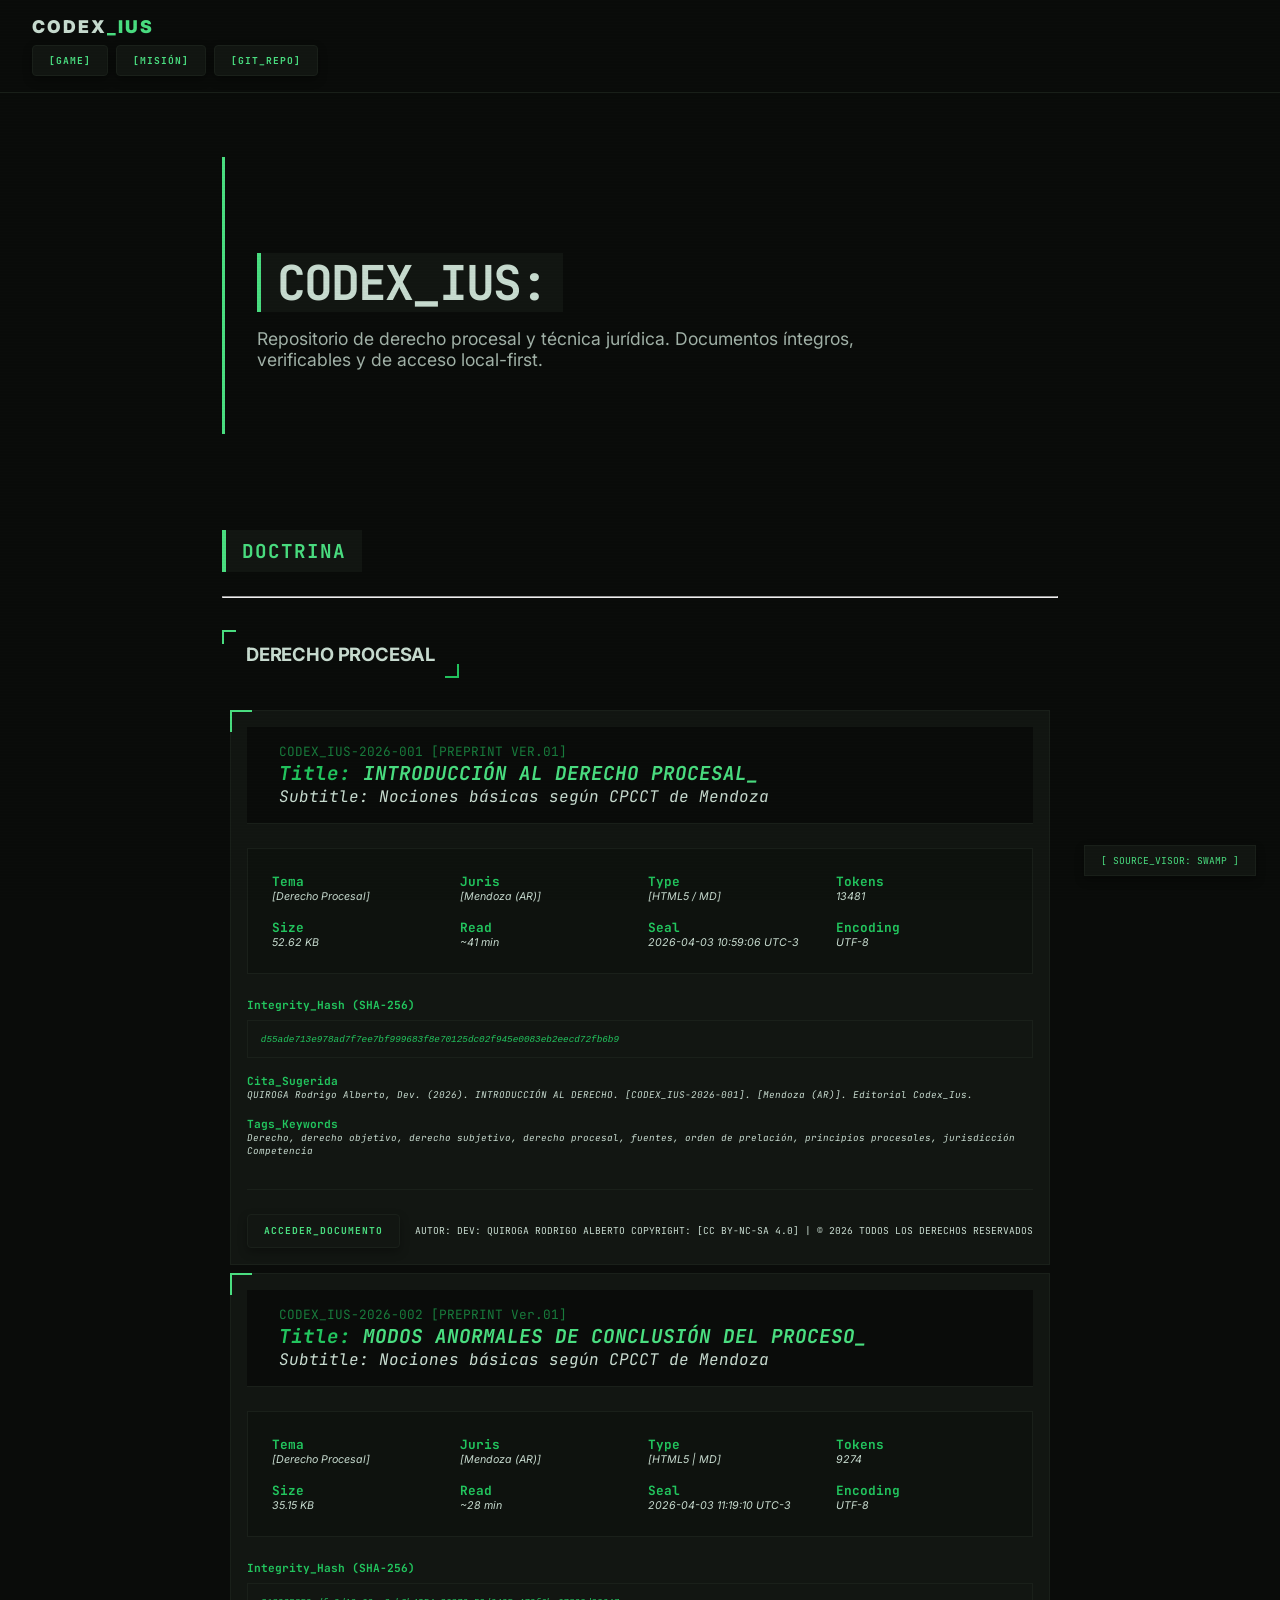
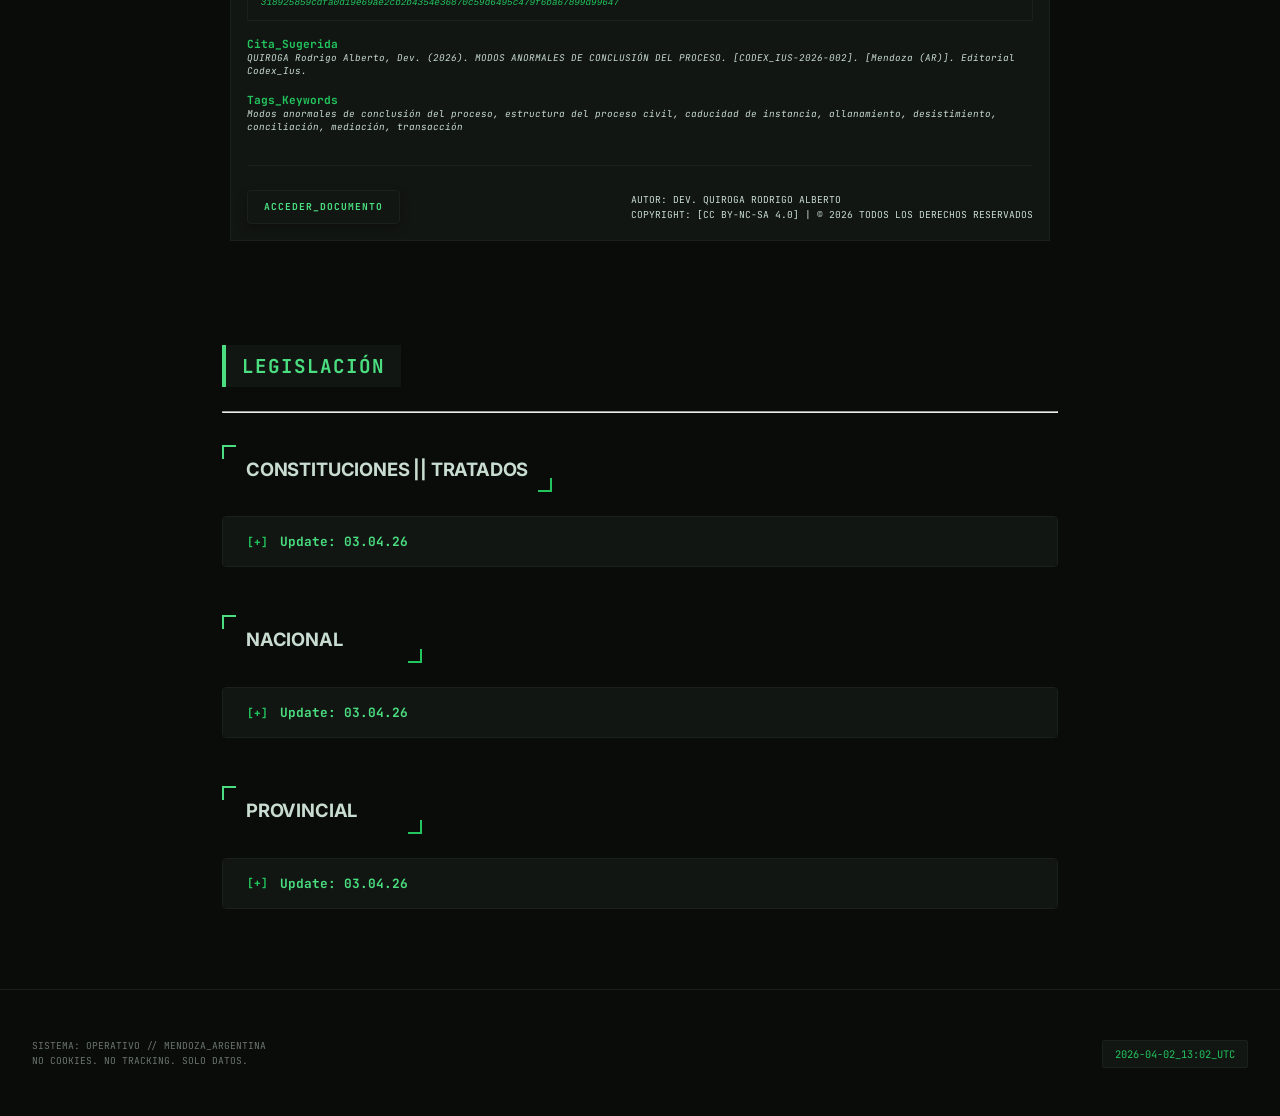
<file: index.html>
<!DOCTYPE html>
<html lang="es">

<head>
    <meta charset="UTF-8">
    <meta name="viewport" content="width=device-width, initial-scale=1.0">
    <title>CODEX_IUS // Editorial Técnica</title>
    <link href="https://fonts.googleapis.com/css2?family=Montserrat:wght@400;700;900&family=Roboto+Mono&display=swap"
        rel="stylesheet">
    <link rel="stylesheet" href="style.css">
    <style>
        /* Solo estilos específicos de la estructura de la LANDING */

        main {
            flex: 1;
            display: flex;
            flex-direction: column;
            padding: 4rem 2rem;
            max-width: 900px;
            margin: 0 auto;
            width: 100%;
            gap: 4rem;
        }

        #hero h2 {
            font-size: clamp(2rem, 8vw, 3.5rem);
            font-family: var(--font-mono);
            color: var(--accent);
            text-transform: uppercase;
            line-height: 0.9;
            margin-bottom: 1.5rem;
        }

        /* --- CARDS DE PUBLICACIÓN (Brutalismo Elegante) --- */
        article {
            background: var(--surface);
            border: 1px solid var(--border);
            padding: 1rem;
            position: relative;
            transition: all 0.3s ease;
            margin: 0.5rem;
        }

        article:hover {
            border-color: var(--accent);
            transform: translateY(-2px);
            box-shadow: 0 10px 30px rgba(0, 0, 0, 0.5);
        }

        /* Marcador de esquina superior para la Card (Vibe H3) */
        article::before {
            content: "";
            position: absolute;
            top: -1px;
            left: -1px;
            width: 20px;
            height: 20px;
            border-top: 2px solid var(--accent);
            border-left: 2px solid var(--accent);
        }

        .metadata-block dl {
            display: grid;
            grid-template-columns: repeat(auto-fit, minmax(140px, 1fr));
            gap: 1rem;
            background: rgba(0, 0, 0, 0.2);
            padding: 1.5rem;
            border: 1px solid var(--border);
            margin: 1.5rem 0;
            font-size: 0.8rem;
        }

        .integrity-block,
        .citation-block,
        .tags-block {
            margin-top: 1rem;
            font-size: 0.7rem;
            font-family: var(--font-mono);
        }

        .integrity-block code {
            display: block;

            padding: 0.8rem;
            color: var(--accent-alt);
            border: 1px solid var(--border);
            margin-top: 0.5rem;
        }

        /* Ajuste de Footer de Card */
        .footer-article {
            margin-top: 2rem;
            display: flex;
            justify-content: space-between;
            align-items: center;
            border-top: 1px solid var(--border);
            padding-top: 1.5rem;
            flex-wrap: wrap;
            gap: 0.5rem;
        }

        /* --- HEADER & NAVEGACIÓN SISTÉMICA --- */
        header {
            border-bottom: 1px solid var(--border);
            background: var(--bg);
            padding: 1rem 2rem;
            position: sticky;
            top: 0;
            z-index: 1000;
        }

        .header-article {
            border-bottom: 1px solid var(--border);
            background: var(--bg);
            padding: 1rem 2rem;
        }

        header nav {
            display: flex;
            justify-content: space-between;
            align-items: center;
            max-width: 900px;
            margin: 0 auto;
        }

        header h1 {
            font-family: var(--font-mono);
            font-size: 1rem;
            font-weight: 700;
            color: var(--accent);
            letter-spacing: 2px;
        }

        header ul {
            display: flex;
            gap: 1.5rem;
            list-style: none;
        }

        dt {
            font-weight: bold;
            color: var(--accent-alt);
            font-family: var(--font-mono);
        }

        dd {
            font-size: smaller;
            font-style: italic;
        }

        code {
            overflow: auto;
        }

        header a {
            font-family: var(--font-mono);
            font-size: 0.7rem;
            color: var(--text);
            text-decoration: none;
            opacity: 0.7;
            transition: 0.2s;
        }

        header a:hover {
            opacity: 1;
            color: var(--accent);
        }

        /* --- SECCIÓN HERO (Soberanía) --- */
        #hero {
            padding: 4rem 0;
            border-left: 3px solid var(--accent);
            /* Marca de autoridad */
            padding-left: 2rem;
        }

        #hero h2 {
            font-family: var(--font-mono);
            font-size: 3rem;
            color: var(--text);
            line-height: 0.9;
            margin-bottom: 1rem;
            letter-spacing: -2px;
        }

        #hero p {
            font-family: var(--font-main);
            font-size: 1.1rem;
            max-width: 600px;
            opacity: 0.8;
        }



        /* --- FOOTER DE SISTEMA --- */
        footer {
            margin-top: auto;
            padding: 3rem 2rem;
            border-top: 1px solid var(--border);
            display: flex;
            justify-content: space-between;
            align-items: flex-end;
            background: var(--bg);
        }

        footer p,
        .footer-article {
            font-family: var(--font-mono);
            font-size: 0.6rem;
            line-height: 1.6;
            opacity: 0.5;
            text-transform: uppercase;
        }

        .footer-article {
            opacity: 100;
        }

        .time-stamp {
            font-family: var(--font-mono);
            font-size: 0.65rem;
            color: var(--accent-alt);
            background: var(--surface);
            padding: 6px 12px;
            border: 1px solid var(--border);
            border-radius: 2px;
        }

        h4 {
            margin: 0;
            font-family: var(--font-mono);
            font-size: larger;
            font-style: italic;
            color: var(--accent);
        }

        h4::before {
            content: 'Title: ';
            color: var(--accent-alt);
        }

        h4::after {
            content: "_";

            font-style: italic;
            animation: blink 1s step-end infinite;
        }

        .header-article p {
            font-family: var(--font-mono);
            font-style: italic;
        }

        .header-article p::before {
            content: "Subtitle: ";

        }

        @keyframes blink {

            0%,
            100% {
                opacity: 0;
            }

            50% {
                opacity: 1;
            }
        }


        /* Responsivo para móviles */
        @media (max-width: 768px) {
            header nav {
                flex-direction: column;
                gap: 1rem;
            }

            #hero h2 {
                font-size: 2rem;
            }

            footer {
                flex-direction: column;
                align-items: flex-start;
                gap: 1.5rem;
            }
        }

        .btn-main {
            z-index: 0;
        }

        .top-meta {
            font-family: var(--font-mono);
            font-size: 0.8rem;
            color: var(--accent-alt);
            opacity: 0.6;
        }

        /* --- ESTILOS PARA DETAILS Y SUMMARY (MODO ACORDEÓN TÉCNICO) --- */

details {
    margin-bottom: 1rem;
    border: 1px solid var(--border);
    
    border-radius: 4px;
    transition: all 0.3s ease;
    overflow: hidden;
}

details[open] {
    border-color: var(--accent);
    box-shadow: 0 4px 15px rgba(0, 0, 0, 0.2);
}

summary {
    padding: 1rem 1.5rem;
    list-style: none; /* Quita el triángulo por defecto */
    cursor: pointer;
    font-family: var(--font-mono);
    font-size: 0.8rem;
    font-weight: 700;
    color: var(--accent);
    display: flex;
    align-items: center;
    position: relative;
    user-select: none;
    background: var(--surface);
}

/* Indicador personalizado de estado (Pseudo-triángulo) */
summary::before {
    content: "[+]";
    margin-right: 12px;
    font-size: 0.7rem;
    color: var(--accent-alt);
    transition: transform 0.2s ease;
}

details[open] > summary::before {
    content: "[-]";
    color: var(--accent);
}

/* Hover en el encabezado */
summary:hover {
    background: var(--bg);
    color: var(--text);
}

/* Contenido interno del details */
details > div, 
details > p,
details > ul {
    padding: 1rem 1.5rem;
    border-top: 1px solid var(--border);
    background: var(--bg);
    line-height: 1.6;
    font-size: 0.9rem;
}

/* Efecto de borde izquierdo activo al abrir */
details[open] {
    border-left: 4px solid var(--accent);
}

/* Compatibilidad para navegadores que no soportan flex en summary */
summary::-webkit-details-marker {
    display: none;
}
    </style>
</head>

<body>
    <nav>
        <div class="brand">CODEX<span>_IUS</span></div>
        <div class="nav-controls">
             <a class="home-btn" href="sources/res-apps/games/sys_9001/index.html">[GAME]</a>
            <a class="home-btn" href="#">[MISIÓN]</a>
            <a class="home-btn" href="#">[GIT_REPO]</a>
        </div>
    </nav>




    <main>
        <section id="hero">
            <h2>CODEX_IUS:</h2>
            <p>Repositorio de derecho procesal y técnica jurídica. Documentos íntegros, verificables y de acceso
                local-first.</p>
        </section>
        
        <section id="catalog">
            <h2>DOCTRINA</h2>
            <hr>
            <h3>DERECHO PROCESAL</h3>
            <article data-pub-id="CODEX_IUS-2026-001" data-status="[preprint ver.01]">
                <div class="header-article">
                    <div class="top-meta">
                        <span>CODEX_IUS-2026-001</span>
                        <span>[PREPRINT VER.01]</span>
                    </div>
                    <h4>INTRODUCCIÓN AL DERECHO PROCESAL</h4>
                    <p>Nociones básicas según CPCCT de Mendoza</p>
                </div>

                <div class="metadata-block">
                    <dl>
                        <div>
                            <dt>Tema</dt>
                            <dd>[Derecho Procesal]</dd>
                        </div>
                        <div>
                            <dt>Juris</dt>
                            <dd>[Mendoza (AR)]</dd>
                        </div>
                        <div>
                            <dt>Type</dt>
                            <dd>[HTML5 / MD]</dd>
                        </div>
                        <div>
                            <dt>Tokens</dt>
                            <dd>13481</dd>
                        </div>
                        <div>
                            <dt>Size</dt>
                            <dd>52.62 KB</dd>
                        </div>
                        <div>
                            <dt>Read</dt>
                            <dd>~41 min</dd>
                        </div>
                        <div>
                            <dt>Seal</dt>
                            <dd>2026-04-03 10:59:06 UTC-3</dd>
                        </div>
                        <div>
                            <dt>Encoding</dt>
                            <dd>UTF-8</dd>
                        </div>
                    </dl>
                </div>

                <section class="integrity-block">
                    <dt>Integrity_Hash (SHA-256)</dt>
                    <dd><code>d55ade713e978ad7f7ee7bf999683f8e70125dc02f945e0083eb2eecd72fb6b9</code></dd>
                </section>

                <section class="citation-block">
                    <dt>Cita_Sugerida</dt>
                    <dd>QUIROGA Rodrigo Alberto, Dev. (2026). INTRODUCCIÓN AL DERECHO. [CODEX_IUS-2026-001]. [Mendoza
                        (AR)]. Editorial Codex_Ius.</dd>
                </section>

                <section class="tags-block">
                    <dt>Tags_Keywords</dt>
                    <dd>Derecho, derecho objetivo, derecho subjetivo, derecho procesal, fuentes, orden de prelación,
                        principios procesales, jurisdicción

                        Competencia</dd>
                </section>

                <div class="footer-article">
                    <a href="sources/res-archive/viewer.html?file=docs/procesal/doc_I.md"
                        class="btn-main">ACCEDER_DOCUMENTO</a>
                    <div class="file-data">
                        <span>Autor: Dev: Quiroga Rodrigo Alberto</span>
                        <span>Copyright: [CC BY-NC-SA 4.0] | © 2026 Todos los derechos reservados</span>
                    </div>
                </div>
            </article>


            <article data-pub-id="CODEX_IUS-2026-002" data-status="[preprint ver.01]">
                <div class="header-article">
                    <div class="top-meta">
                        <span>CODEX_IUS-2026-002</span>
                        <span>[PREPRINT Ver.01]</span>
                    </div>
                    <h4>MODOS ANORMALES DE CONCLUSIÓN DEL PROCESO</h4>
                    <p>Nociones básicas según CPCCT de Mendoza</p>
                </div>

                <div class="metadata-block">
                    <dl>
                        <div>
                            <dt>Tema</dt>
                            <dd>[Derecho Procesal]</dd>
                        </div>
                        <div>
                            <dt>Juris</dt>
                            <dd>[Mendoza (AR)]</dd>
                        </div>
                        <div>
                            <dt>Type</dt>
                            <dd>[HTML5 | MD]</dd>
                        </div>
                        <div>
                            <dt>Tokens</dt>
                            <dd>9274</dd>
                        </div>
                        <div>
                            <dt>Size</dt>
                            <dd>35.15 KB</dd>
                        </div>
                        <div>
                            <dt>Read</dt>
                            <dd>~28 min</dd>
                        </div>
                        <div>
                            <dt>Seal</dt>
                            <dd>2026-04-03 11:19:10 UTC-3</dd>
                        </div>
                        <div>
                            <dt>Encoding</dt>
                            <dd>UTF-8</dd>
                        </div>
                    </dl>
                </div>

                <section class="integrity-block">
                    <dt>Integrity_Hash (SHA-256)</dt>
                    <dd><code>318925859cdfa0d19e69ae2cb2b4354e36870c59d6495c479f6ba67899d99647</code></dd>
                </section>

                <section class="citation-block">
                    <dt>Cita_Sugerida</dt>
                    <dd>QUIROGA Rodrigo Alberto, Dev. (2026). MODOS ANORMALES DE CONCLUSIÓN DEL PROCESO.
                        [CODEX_IUS-2026-002]. [Mendoza (AR)]. Editorial Codex_Ius.</dd>
                </section>

                <section class="tags-block">
                    <dt>Tags_Keywords</dt>
                    <dd>Modos anormales de conclusión del proceso, estructura del proceso civil, caducidad de instancia,
                        allanamiento, desistimiento, conciliación, mediación, transacción</dd>
                </section>

                <div class="footer-article">
                    <a href="sources/res-archive/viewer.html?file=docs/procesal/doc_II.md"
                        class="btn-main">ACCEDER_DOCUMENTO</a>
                    <div class="file-data">
                        <p>Autor: Dev. Quiroga Rodrigo Alberto</p>
                        <p>Copyright: [CC BY-NC-SA 4.0] | © 2026 Todos los derechos reservados</p>
                    </div>
                </div>
            </article>
        </section>



        <section id="catalog">
            <h2>LEGISLACIÓN</h2>
            <hr>
            <h3>CONSTITUCIONES || TRATADOS</h3>

            <details>
                <summary>Update: 03.04.26</summary>
                <article data-pub-id="LEX-24.430" data-status="[vigente]">
                    <div class="header-article">
                        <div class="top-meta">
                            <span>ID: LEX-24.430</span>
                            <span>[VIGENTE]</span>
                        </div>
                        <h4>CONSTITUCIÓN DE LA NACIÓN ARGENTINA</h4>
                        <p>SISTEMA DINÁMICO DE CONSULTA JURÍDICA</p>
                    </div>

                    <div class="metadata-block">
                        <dl>
                            <div>
                                <dt>Juris</dt>
                                <dd>[Nacional (AR)]</dd>
                            </div>
                            <div>
                                <dt>Actualización</dt>
                                <dd>Abr 2026</dd>
                            </div>
                            <div>
                                <dt>Software</dt>
                                <dd>CODEX_IUS_V1</dd>
                            </div>
                            <div>
                                <dt>Tokens</dt>
                                <dd>21155</dd>
                            </div>
                            <div>
                                <dt>Peso</dt>
                                <dd>80.18 KB</dd>
                            </div>
                            <div>
                                <dt>Interfaz</dt>
                                <dd>HTML5/JS/MD</dd>
                            </div>
                            <div>
                                <dt>Sello_Digital</dt>
                                <dd>2026-04-03 14:04:13 UTC-3</dd>
                            </div>
                            <div>
                                <dt>Formato</dt>
                                <dd>UTF-8 / RawText</dd>
                            </div>
                        </dl>
                    </div>

                    <section class="integrity-block">
                        <dt>Hash_Integridad (SHA-256)</dt>
                        <dd><code>62e70db77c8522fff4a0bc3dab5431dfc3a4e8be89eaf7fbf2a1a4bebed83cda</code></dd>
                    </section>

                    <section class="citation-block">
                        <dt>Referencia_del_Sistema</dt>
                        <dd>[NACIONAL (AR)] | Ley N° 24.430 | 'CONSTITUCIÓN DE LA NACIÓN ARGENTINA'. Procesado por Motor
                            CODEX_IUS.</dd>
                    </section>

                    <section class="tags-block">
                        <dt>Descriptores_Indexados</dt>
                        <dd>Constitución Nacional, carta magna</dd>
                    </section>

                    <div class="footer-article">
                        <a href="sources/res-lex/viewer-lex.html?file=lex/cn.md" class="btn-main">[
                            EJECUTAR_VISOR_INTELIGENTE ]</a>
                        <div class="file-data">
                            <p><strong>Curaduría y Sistemas:</strong> dev://QUIROGA, Rodrigo Alberto</p>
                            <p style="font-size: 0.85em; opacity: 0.8;">
                                © 2026. Derechos sobre la edición, estructura y motor de búsqueda.
                                El contenido normativo es de dominio público.
                            </p>
                        </div>
                    </div>
                </article>
                <article data-pub-id="LEX--" data-status="[vigente]">
                    <div class="header-article">
                        <div class="top-meta">
                            <span>ID: LEX--</span>
                            <span>[VIGENTE]</span>
                        </div>
                        <h4>CONSTITUCIÓN DE LA PROVINCIA DE MENDOZA</h4>
                        <p>SISTEMA DINÁMICO DE CONSULTA JURÍDICA</p>
                    </div>

                    <div class="metadata-block">
                        <dl>
                            <div>
                                <dt>Juris</dt>
                                <dd>[Provincial (MDZ)]</dd>
                            </div>
                            <div>
                                <dt>Actualización</dt>
                                <dd>Abr 2026</dd>
                            </div>
                            <div>
                                <dt>Software</dt>
                                <dd>CODEX_IUS_V1</dd>
                            </div>
                            <div>
                                <dt>Tokens</dt>
                                <dd>28925</dd>
                            </div>
                            <div>
                                <dt>Peso</dt>
                                <dd>106.0 KB</dd>
                            </div>
                            <div>
                                <dt>Interfaz</dt>
                                <dd>HTML5/JS/MD</dd>
                            </div>
                            <div>
                                <dt>Sello_Digital</dt>
                                <dd>2026-04-03 14:25:57 UTC-3</dd>
                            </div>
                            <div>
                                <dt>Formato</dt>
                                <dd>UTF-8 / RawText</dd>
                            </div>
                        </dl>
                    </div>

                    <section class="integrity-block">
                        <dt>Hash_Integridad (SHA-256)</dt>
                        <dd><code>554a9ff1a75eb1cd1c883a58d2c2ce52eb07f42ee540ac81606762e4418aa761</code></dd>
                    </section>

                    <section class="citation-block">
                        <dt>Referencia_del_Sistema</dt>
                        <dd>[PROVINCIAL (MDZ)] | Ley N° - | 'CONSTITUCIÓN DE LA PROVINCIA DE MENDOZA'. Procesado por
                            Motor
                            CODEX_IUS.</dd>
                    </section>

                    <section class="tags-block">
                        <dt>Descriptores_Indexados</dt>
                        <dd>Constitución provincial, Mendoza</dd>
                    </section>

                    <div class="footer-article">
                        <a href="sources/res-lex/viewer-lex.html?file=lex/cmdz.md" class="btn-main">[
                            EJECUTAR_VISOR_INTELIGENTE ]</a>
                        <div class="file-data">
                            <p><strong>Curaduría y Sistemas:</strong> dev://QUIROGA, Rodrigo Alberto</p>
                            <p style="font-size: 0.85em; opacity: 0.8;">
                                © 2026. Derechos sobre la edición, estructura y motor de búsqueda.
                                El contenido normativo es de dominio público.
                            </p>
                        </div>
                    </div>
                </article>
                <article data-pub-id="LEX-23.054 [Aprob. AR]" data-status="[vigente]">
                    <div class="header-article">
                        <div class="top-meta">
                            <span>ID: LEX-23.054 [Aprob. AR]</span>
                            <span>[VIGENTE]</span>
                        </div>
                        <h4>CONVENCIÓN AMERICANA SOBRE DERECHOS HUMANOS - PACTO DE SAN JOSÉ DE COSTA RICA [OEA]</h4>
                        <p>SISTEMA DINÁMICO DE CONSULTA JURÍDICA</p>
                    </div>

                    <div class="metadata-block">
                        <dl>
                            <div>
                                <dt>Juris</dt>
                                <dd>[NACIONAL]</dd>
                            </div>
                            <div>
                                <dt>Actualización</dt>
                                <dd>Abr 2026</dd>
                            </div>
                            <div>
                                <dt>Software</dt>
                                <dd>CODEX_IUS_V1</dd>
                            </div>
                            <div>
                                <dt>Tokens</dt>
                                <dd>14215</dd>
                            </div>
                            <div>
                                <dt>Peso</dt>
                                <dd>55.12 KB</dd>
                            </div>
                            <div>
                                <dt>Interfaz</dt>
                                <dd>HTML5/JS/MD</dd>
                            </div>
                            <div>
                                <dt>Sello_Digital</dt>
                                <dd>2026-04-03 14:18:31 UTC-3</dd>
                            </div>
                            <div>
                                <dt>Formato</dt>
                                <dd>UTF-8 / RawText</dd>
                            </div>
                        </dl>
                    </div>

                    <section class="integrity-block">
                        <dt>Hash_Integridad (SHA-256)</dt>
                        <dd><code>fc91f5f5aa5f978c44342a321d7c4f2a9998af751e5f9313cdef25f6b2d3869b</code></dd>
                    </section>

                    <section class="citation-block">
                        <dt>Referencia_del_Sistema</dt>
                        <dd>[NACIONAL] | Ley N° 23.054 [Aprob. AR] | 'CONVENCIÓN AMERICANA SOBRE DERECHOS HUMANOS -
                            PACTO DE
                            SAN JOSÉ DE COSTA RICA [OEA]'. Procesado por Motor CODEX_IUS.</dd>
                    </section>

                    <section class="tags-block">
                        <dt>Descriptores_Indexados</dt>
                        <dd>Convención internacional, OEA, derechos humanos</dd>
                    </section>

                    <div class="footer-article">
                        <a href="sources/res-lex/viewer-lex.html?file=lex/cadh.md" class="btn-main">[
                            EJECUTAR_VISOR_INTELIGENTE ]</a>
                        <div class="file-data">
                            <p><strong>Curaduría y Sistemas:</strong> dev://QUIROGA, Rodrigo Alberto</p>
                            <p style="font-size: 0.85em; opacity: 0.8;">
                                © 2026. Derechos sobre la edición, estructura y motor de búsqueda.
                                El contenido normativo es de dominio público.
                            </p>
                        </div>
                    </div>
                </article>
            </details>

            <h3>NACIONAL</h3>

            <details>
                <summary>Update: 03.04.26</summary>
                <article data-pub-id="LEX-26.994" data-status="[vigente]">
                    <div class="header-article">
                        <div class="top-meta">
                            <span>ID: LEX-26.994</span>
                            <span>[VIGENTE]</span>
                        </div>
                        <h4>CÓDIGO CIVIL Y COMERCIAL DE LA NACIÓN [AR]</h4>
                        <p>SISTEMA DINÁMICO DE CONSULTA JURÍDICA</p>
                    </div>

                    <div class="metadata-block">
                        <dl>
                            <div>
                                <dt>Juris</dt>
                                <dd>[Nacional (AR)]</dd>
                            </div>
                            <div>
                                <dt>Actualización</dt>
                                <dd>Abr 2026</dd>
                            </div>
                            <div>
                                <dt>Software</dt>
                                <dd>CODEX_IUS_V1</dd>
                            </div>
                            <div>
                                <dt>Tokens</dt>
                                <dd>313021</dd>
                            </div>
                            <div>
                                <dt>Peso</dt>
                                <dd>1168.82 KB</dd>
                            </div>
                            <div>
                                <dt>Interfaz</dt>
                                <dd>HTML5/JS/MD</dd>
                            </div>
                            <div>
                                <dt>Sello_Digital</dt>
                                <dd>2026-04-03 13:47:39 UTC-3</dd>
                            </div>
                            <div>
                                <dt>Formato</dt>
                                <dd>UTF-8 / RawText</dd>
                            </div>
                        </dl>
                    </div>

                    <section class="integrity-block">
                        <dt>Hash_Integridad (SHA-256)</dt>
                        <dd><code>d20554f893e3c068968286489bd7bedc7dcc88d6e9d1d311d5d9d44d5c49fd6a</code></dd>
                    </section>

                    <section class="citation-block">
                        <dt>Referencia_del_Sistema</dt>
                        <dd>[NACIONAL (AR)] | Ley N° 26.994 | 'CÓDIGO CIVIL Y COMERCIAL DE LA NACIÓN [AR]'. Procesado
                            por
                            Motor CODEX_IUS.</dd>
                    </section>

                    <section class="tags-block">
                        <dt>Descriptores_Indexados</dt>
                        <dd>Código de fondo, código sustancial, código civil</dd>
                    </section>

                    <div class="footer-article">
                        <a href="sources/res-lex/viewer-lex.html?file=lex/ccyc.md" class="btn-main">[
                            EJECUTAR_VISOR_INTELIGENTE ]</a>
                        <div class="file-data">
                            <p><strong>Curaduría y Sistemas:</strong> dev://QUIROGA, Rodrigo Alberto</p>
                            <p style="font-size: 0.85em; opacity: 0.8;">
                                © 2026. Derechos sobre la edición, estructura y motor de búsqueda.
                                El contenido normativo es de dominio público.
                            </p>
                        </div>
                    </div>
                </article>


                <article data-pub-id="LEX-11.179" data-status="[vigente]">
                    <div class="header-article">
                        <div class="top-meta">
                            <span>ID: LEX-11.179</span>
                            <span>[VIGENTE]</span>
                        </div>
                        <h4>CÓDIGO PENAL DE LA NACION ARGENTINA</h4>
                        <p>SISTEMA DINÁMICO DE CONSULTA JURÍDICA</p>
                    </div>

                    <div class="metadata-block">
                        <dl>
                            <div>
                                <dt>Juris</dt>
                                <dd>[Nacional (AR)]</dd>
                            </div>
                            <div>
                                <dt>Actualización</dt>
                                <dd>Abr 2026</dd>
                            </div>
                            <div>
                                <dt>Software</dt>
                                <dd>CODEX_IUS_V1</dd>
                            </div>
                            <div>
                                <dt>Tokens</dt>
                                <dd>68741</dd>
                            </div>
                            <div>
                                <dt>Peso</dt>
                                <dd>238.81 KB</dd>
                            </div>
                            <div>
                                <dt>Interfaz</dt>
                                <dd>HTML5/JS/MD</dd>
                            </div>
                            <div>
                                <dt>Sello_Digital</dt>
                                <dd>2026-04-03 20:04:31 UTC-3</dd>
                            </div>
                            <div>
                                <dt>Formato</dt>
                                <dd>UTF-8 / RawText</dd>
                            </div>
                        </dl>
                    </div>

                    <section class="integrity-block">
                        <dt>Hash_Integridad (SHA-256)</dt>
                        <dd><code>dbca0024afb061aa0adc613dd392f609bbd92a5eea0ac23a45ce7ba2b28890f5</code></dd>
                    </section>

                    <section class="citation-block">
                        <dt>Referencia_del_Sistema</dt>
                        <dd>[NACIONAL (AR)] | Ley N° 11.179 | 'CÓDIGO PENAL DE LA NACION ARGENTINA'. Procesado por Motor
                            CODEX_IUS.</dd>
                    </section>

                    <section class="tags-block">
                        <dt>Descriptores_Indexados</dt>
                        <dd>Código de fondo, código sustancial, Nacional, deerecho penal</dd>
                    </section>

                    <div class="footer-article">
                        <a href="sources/res-lex/viewer-lex.html?file=lex/cpn.md" class="btn-main">[
                            EJECUTAR_VISOR_INTELIGENTE ]</a>
                        <div class="file-data">
                            <p><strong>Curaduría y Sistemas:</strong> dev://QUIROGA, Rodrigo Alberto</p>
                            <p style="font-size: 0.85em; opacity: 0.8;">
                                © 2026. Derechos sobre la edición, estructura y motor de búsqueda.
                                El contenido normativo es de dominio público.
                            </p>
                        </div>
                    </div>
                </article>
            </details>

            <h3>PROVINCIAL</h3>
            <details>
                <summary>Update: 03.04.26</summary>
                <article data-pub-id="LEX-9.001" data-status="[vigente]">
                    <div class="header-article">
                        <div class="top-meta">
                            <span>ID: LEX-9.001</span>
                            <span>[VIGENTE]</span>
                        </div>
                        <h4>CÓDIGO PROCESAL CIVIL, COMERCIAL Y TRIBUTARIO DE MENDOZA</h4>
                        <p>SISTEMA DINÁMICO DE CONSULTA JURÍDICA</p>
                    </div>

                    <div class="metadata-block">
                        <dl>
                            <div>
                                <dt>Juris</dt>
                                <dd>[PROVINCIA (MDZ)]</dd>
                            </div>
                            <div>
                                <dt>Actualización</dt>
                                <dd>Abr 2026</dd>
                            </div>
                            <div>
                                <dt>Software</dt>
                                <dd>CODEX_IUS_V1</dd>
                            </div>
                            <div>
                                <dt>Tokens</dt>
                                <dd>113957</dd>
                            </div>
                            <div>
                                <dt>Peso</dt>
                                <dd>419.42 KB</dd>
                            </div>
                            <div>
                                <dt>Interfaz</dt>
                                <dd>HTML5/JS/MD</dd>
                            </div>
                            <div>
                                <dt>Sello_Digital</dt>
                                <dd>2026-04-03 17:48:31 UTC-3</dd>
                            </div>
                            <div>
                                <dt>Formato</dt>
                                <dd>UTF-8 / RawText</dd>
                            </div>
                        </dl>
                    </div>

                    <section class="integrity-block">
                        <dt>Hash_Integridad (SHA-256)</dt>
                        <dd><code>14e2ba370cdc16eac579f77bf31a5758f1f6523e889501a10993e83b3580cc8d</code></dd>
                    </section>

                    <section class="citation-block">
                        <dt>Referencia_del_Sistema</dt>
                        <dd>[PROVINCIA (MDZ)] | Ley N° 9.001 | 'CÓDIGO PROCESAL CIVIL, COMERCIAL Y TRIBUTARIO DE
                            MENDOZA'.
                            Procesado por Motor CODEX_IUS.</dd>
                    </section>

                    <section class="tags-block">
                        <dt>Descriptores_Indexados</dt>
                        <dd>Código procesal, Mendoza, procesal civil</dd>
                    </section>

                    <div class="footer-article">
                        <a href="sources/res-lex/viewer-lex.html?file=lex/cpcmdz.md" class="btn-main">[
                            EJECUTAR_VISOR_INTELIGENTE ]</a>
                        <div class="file-data">
                            <p><strong>Curaduría y Sistemas:</strong> dev://QUIROGA, Rodrigo Alberto</p>
                            <p style="font-size: 0.85em; opacity: 0.8;">
                                © 2026. Derechos sobre la edición, estructura y motor de búsqueda.
                                El contenido normativo es de dominio público.
                            </p>
                        </div>
                    </div>
                </article>


                <article data-pub-id="LEX-6730" data-status="[vigente]">
                    <div class="header-article">
                        <div class="top-meta">
                            <span>ID: LEX-6730</span>
                            <span>[VIGENTE]</span>
                        </div>
                        <h4>CÓDIGO PROCESAL PENAL DE MENDOZA</h4>
                        <p>SISTEMA DINÁMICO DE CONSULTA JURÍDICA</p>
                    </div>

                    <div class="metadata-block">
                        <dl>
                            <div>
                                <dt>Juris</dt>
                                <dd>[Provincial (MZA)]</dd>
                            </div>
                            <div>
                                <dt>Actualización</dt>
                                <dd>Abr 2026</dd>
                            </div>
                            <div>
                                <dt>Software</dt>
                                <dd>CODEX_IUS_V1</dd>
                            </div>
                            <div>
                                <dt>Tokens</dt>
                                <dd>83056</dd>
                            </div>
                            <div>
                                <dt>Peso</dt>
                                <dd>308.67 KB</dd>
                            </div>
                            <div>
                                <dt>Interfaz</dt>
                                <dd>HTML5/JS/MD</dd>
                            </div>
                            <div>
                                <dt>Sello_Digital</dt>
                                <dd>2026-04-03 19:30:09 UTC-3</dd>
                            </div>
                            <div>
                                <dt>Formato</dt>
                                <dd>UTF-8 / RawText</dd>
                            </div>
                        </dl>
                    </div>

                    <section class="integrity-block">
                        <dt>Hash_Integridad (SHA-256)</dt>
                        <dd><code>8a0b89019bbca2e47d81de9d9e5c56673cb9e77ae308d9218a5070343e3261c0</code></dd>
                    </section>

                    <section class="citation-block">
                        <dt>Referencia_del_Sistema</dt>
                        <dd>[PROVINCIAL (MZA)] | Ley N° 6730 | 'CÓDIGO PROCESAL PENAL DE MENDOZA'. Procesado por Motor
                            CODEX_IUS.</dd>
                    </section>

                    <section class="tags-block">
                        <dt>Descriptores_Indexados</dt>
                        <dd>Código procesal, procesal penal, Mendoza</dd>
                    </section>

                    <div class="footer-article">
                        <a href="sources/res-lex/viewer-lex.html?file=lex/cppmdz.md" class="btn-main">[
                            EJECUTAR_VISOR_INTELIGENTE ]</a>
                        <div class="file-data">
                            <p><strong>Curaduría y Sistemas:</strong> dev://QUIROGA, Rodrigo Alberto</p>
                            <p style="font-size: 0.85em; opacity: 0.8;">
                                © 2026. Derechos sobre la edición, estructura y motor de búsqueda.
                                El contenido normativo es de dominio público.
                            </p>
                        </div>
                    </div>
                </article>
            </details>


        </section>

    </main>

    <footer>
        <div>
            <p>SISTEMA: OPERATIVO // MENDOZA_ARGENTINA</p>
            <p>NO COOKIES. NO TRACKING. SOLO DATOS.</p>
        </div>
        <div class="time-stamp">
            2026-04-02_13:02_UTC
        </div>
    </footer>
    <button id="theme-toggle" onclick="toggleTheme()">[ MODE: DARK ]</button>

    <script>
        // 1. INICIALIZACIÓN Y CARGA DINÁMICA
        window.onload = () => {

            // Aplicar tema guardado
            const savedTheme = localStorage.getItem('theme') || 'dark';
            applyTheme(savedTheme);
            // MEDIR EL NAV DINÁMICAMENTE
            const nav = document.querySelector('nav');
            const updateNavHeight = () => {
                const height = nav.offsetHeight;
                document.documentElement.style.setProperty('--nav-height', `${height}px`);
            };

            updateNavHeight();
            window.addEventListener('resize', updateNavHeight); // Re-calcula si giras el celu o achicas la ventana
        };

        // 3. GESTIÓN DE TEMAS (CICLO DE PALETAS)
        const themes = [
            'dark', 'bw', 'amber', 'steel',
            'blueprint', 'ghost', 'olive', 'radar'
        ];

        function toggleTheme() {
            let current = document.documentElement.getAttribute('data-theme') || 'dark';
            let nextIndex = (themes.indexOf(current) + 1) % themes.length;
            let nextTheme = themes[nextIndex];

            applyTheme(nextTheme);
        }

        function applyTheme(theme) {
            document.documentElement.setAttribute('data-theme', theme);
            localStorage.setItem('theme', theme);

            const themeBtn = document.getElementById('theme-toggle');
            if (themeBtn) {
                // Nombres amigables para el botón
                const themeNames = {
                    'dark': 'SWAMP',
                    'bw': 'PAPER',
                    'amber': 'AMBER',
                    'steel': 'OCEAN',
                    'blueprint': 'BLUEPRINT',
                    'ghost': 'GHOST',
                    'olive': 'OLIVE',
                    'radar': 'RADAR'
                };
                themeBtn.textContent = `[ SOURCE_VISOR: ${themeNames[theme] || theme.toUpperCase()} ]`;
            }
        }
    </script>
</body>

</html>
</file>
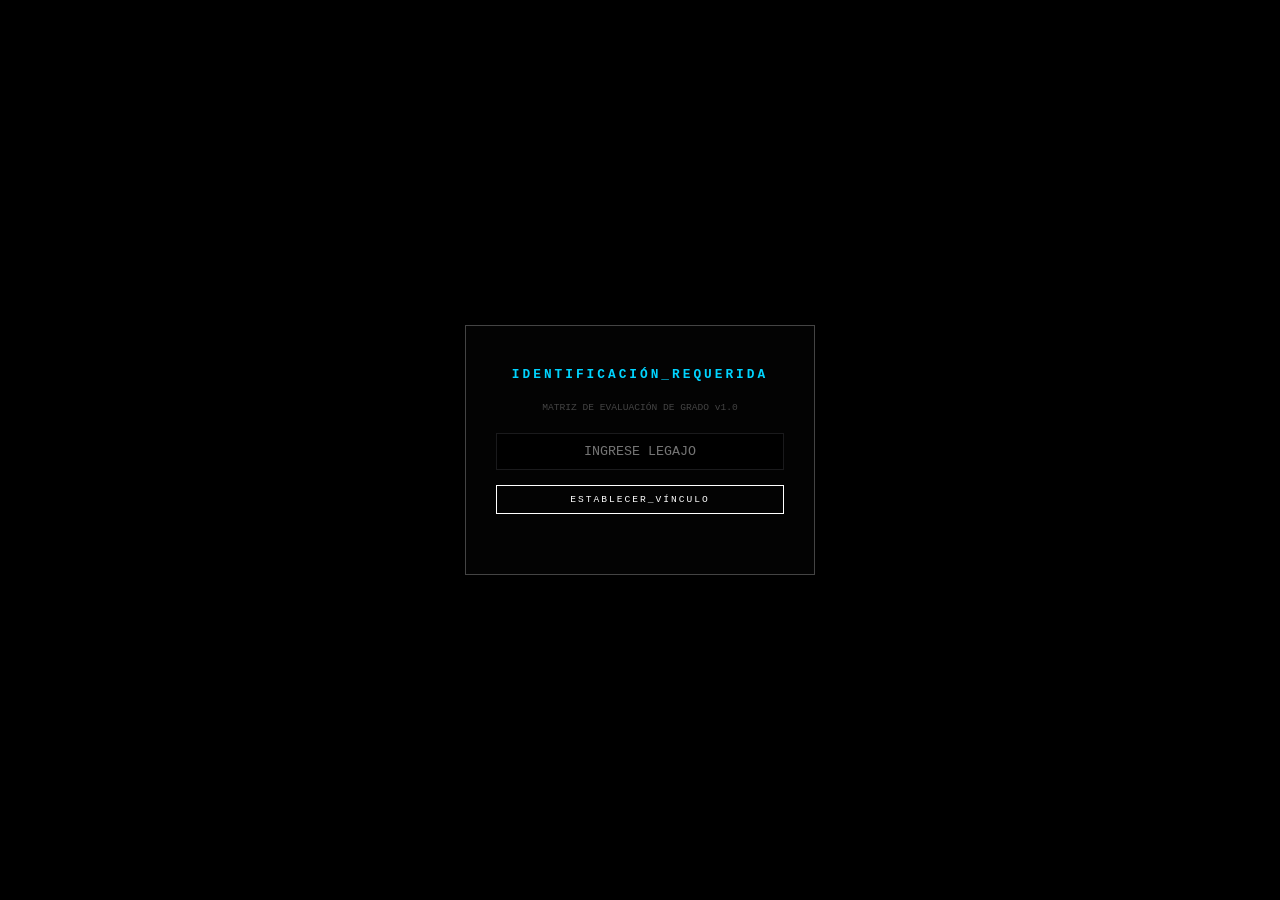
<file: sources/res-apps/games/sys_9001/index.html>
<!DOCTYPE html>
<html lang="es">

<head>
    <meta charset="UTF-8">
    <meta name="viewport" content="width=device-width, initial-scale=1.0">
    <title>SISTEMA 9001 - NODO CENTRAL</title>
    <style>
        :root {
            --bg: #000;
            --panel: #050505;
            --accent: #00d4ff;
            --text: #fff;
            --dim: #444;
            --border: #1a1a1c;
            --critical: #ff0000;
        }

        * {
            box-sizing: border-box;
            cursor: crosshair;
        }

        body {
            background-color: var(--bg);
            color: var(--text);
            font-family: 'Courier New', Courier, monospace;
            margin: 0;
            height: 100vh;
            display: flex;
            flex-direction: column;
            overflow: hidden;
            transition: opacity 0.5s ease;
        }

        /* --- EFECTO ESCÁNER --- */
        body::after {
            content: "";
            position: absolute;
            top: 0;
            left: 0;
            width: 100%;
            height: 2px;
            background: rgba(0, 212, 255, 0.05);
            animation: scan 4s linear infinite;
            pointer-events: none;
            z-index: 1000;
        }

        @keyframes scan {
            0% {
                top: 0;
            }

            100% {
                top: 100%;
            }
        }

        /* --- BARRA SUPERIOR --- */
        .sys-header {
            padding: 15px 25px;
            background: #000;
            border-bottom: 1px solid var(--border);
            display: flex;
            justify-content: space-between;
            align-items: center;
        }

        .sys-id {
            font-size: 0.7rem;
            color: var(--accent);
            letter-spacing: 3px;
            font-weight: bold;
        }

        .sys-status {
            font-size: 0.6rem;
            color: #00ff00;
        }

        /* --- CONTENIDO PRINCIPAL --- */
        .main-wrapper {
            flex: 1;
            padding: 40px;
            display: flex;
            flex-direction: column;
            overflow-y: auto;
        }

        .welcome-section {
            margin-bottom: 40px;
            border-left: 2px solid var(--accent);
            padding-left: 25px;
        }

        h1 {
            font-size: 1.8rem;
            letter-spacing: 5px;
            margin: 0 0 10px 0;
        }

        .description {
            color: var(--critical);
            font-size: 0.8rem;
            letter-spacing: 1px;
        }

        /* --- GRID DE PROTOCOLOS --- */
        .protocol-container {
            display: grid;
            grid-template-columns: repeat(auto-fill, minmax(300px, 1fr));
            gap: 20px;
            margin-bottom: 40px;
        }

        .protocol-card {
            background: var(--panel);
            border: 1px solid var(--border);
            padding: 25px;
            cursor: pointer;
            text-decoration: none;
            display: flex;
            flex-direction: column;
            transition: 0.2s;
        }

        .protocol-card:hover {
            border-color: var(--accent);
            background: #080808;
            box-shadow: inset 0 0 15px rgba(0, 212, 255, 0.05);
        }

        .protocol-card h3 {
            color: var(--accent);
            margin: 0 0 15px 0;
            font-size: 0.85rem;
            letter-spacing: 2px;
        }

        .protocol-card p {
            color: #fff;
            font-size: 0.75rem;
            line-height: 1.6;
            margin: 0;
        }

        /* --- DASHBOARD DE LOGS (TABLAS) --- */
        .dashboard-terminal {
            display: grid;
            grid-template-columns: repeat(3, 1fr);
            gap: 30px;
            padding: 30px;
            background: #030303;
            border-top: 1px solid var(--border);
        }

        .log-column h3 {
            font-size: 0.65rem;
            /*color: #444; */
            border-bottom: 1px solid #111;
            padding-bottom: 10px;
            margin-bottom: 15px;
            letter-spacing: 2px;
        }

        .log-list {
            list-style: none;
            padding: 0;
            font-size: 0.7rem;
            margin: 0;
        }

        .log-list li {
            display: flex;
            justify-content: space-between;
            padding: 8px 0;
            border-bottom: 1px solid #080808;
        }

        .log-date {
            color: #fff;
        }

        .log-score {
            color: var(--accent);
            font-weight: bold;
        }

        /* --- CONTROLES --- */
        .system-controls {
            padding: 20px;
            display: flex;
            justify-content: space-between;
            align-items: center;
            background: #000;
            border-top: 1px solid var(--border);
        }

        .btn-danger {
            background: transparent;
            border: 1px solid #fff;
            color: #fff;
            padding: 8px 15px;
            font-family: 'Courier New', monospace;
            font-size: 0.6rem;
            letter-spacing: 2px;
            transition: 0.3s;
        }

        .btn-danger:hover {
            border-color: var(--critical);
            color: var(--critical);
        }

        @media (max-width: 900px) {
            .dashboard-terminal {
                grid-template-columns: 1fr;
            }
        }

        /* --- INTERFAZ MEG --- */
        .meg-panel {
            display: flex;
            align-items: center;
            gap: 20px;
            background: rgba(0, 212, 255, 0.02);
            border: 1px solid var(--border);
            padding: 10px;
            margin-bottom: 30px;
            /* position: relative; */
            /* overflow: hidden; */
            align-content: center;
            flex-wrap: wrap;
            justify-content: center;
            flex-direction: column;
        }

        .meg-avatar {
            width: 60px;
            height: 60px;
            border: 1px solid var(--accent);
            display: flex;
            flex-direction: column;
            justify-content: center;
            align-items: center;
            background: #000;
        }

        .meg-pulse {
            width: 20px;
            height: 20px;
            background: var(--accent);
            border-radius: 50%;
            box-shadow: 0 0 15px var(--accent);
            animation: pulse 2s infinite;
        }

        @keyframes pulse {
            0% {
                transform: scale(0.9);
                opacity: 0.5;
            }

            50% {
                transform: scale(1.1);
                opacity: 1;
            }

            100% {
                transform: scale(0.9);
                opacity: 0.5;
            }
        }

        .meg-id {
            font-size: 0.5rem;
            margin-top: 5px;
            color: var(--accent);
        }

        /*.meg-dialog {
            flex: 1;
        }*/

        #meg-status {
            font-size: 0.6rem;
            color: var(--accent);
            letter-spacing: 2px;
            margin-bottom: 5px;
        }

        #meg-message {
            font-size: 0.8rem;
            line-height: 1.4;
            color: #888;
            overflow: auto;
            height: 15vh;
        }

        .meg-blink {
            animation: blink 3s step-end infinite;
        }

        @keyframes blink {
            50% {
                opacity: 0;
            }
        }

        /* --- OVERLAY DE AUTENTICACIÓN --- */
        #auth-overlay {
            position: fixed;
            top: 0;
            left: 0;
            width: 100%;
            height: 100%;
            background: #000;
            z-index: 9999;
            display: flex;
            justify-content: center;
            align-items: center;
            flex-direction: column;
        }

        .auth-box {
            width: 350px;
            padding: 30px;
            border: 1px solid var(--dim);
            background: #030303;
            text-align: center;
        }

        .auth-box h2 {
            font-size: 0.8rem;
            letter-spacing: 3px;
            color: var(--accent);
            margin-bottom: 20px;
        }

        .auth-input {
            width: 100%;
            background: #000;
            border: 1px solid var(--border);
            color: var(--accent);
            padding: 10px;
            font-family: 'Courier New', monospace;
            text-align: center;
            outline: none;
            margin-bottom: 15px;
        }

        .auth-input:focus {
            border-color: var(--accent);
        }

        #auth-status {
            font-size: 0.6rem;
            height: 20px;
            margin-top: 10px;
        }

        .hidden {
            display: none !important;
        }
    </style>
</head>

<body>
    <div id="auth-overlay">
        <div class="auth-box">
            <h2>IDENTIFICACIÓN_REQUERIDA</h2>
            <p style="font-size: 0.6rem; color: #444; margin-bottom: 20px;">MATRIZ DE EVALUACIÓN DE GRADO v1.0</p>
            <input type="password" id="legajo-input" class="auth-input" placeholder="INGRESE LEGAJO" maxlength="10">
            <button class="btn-danger" style="width: 100%;" onclick="AuthMEG.validar()">ESTABLECER_VÍNCULO</button>
            <div id="auth-status"></div>
        </div>
    </div>
    <header class="sys-header">
        <div class="sys-id">SISTEMA_9001 // NODO_CENTRAL</div>
        <div class="sys-status">ESTADO: OPERATIVO</div>
    </header>

    <main class="main-wrapper">
        <section class="welcome-section">
            <h1>SYS_9001</h1>
            <p class="description">Validación de aptitud técnica.</p>

        </section>
        <section id="meg-interface" class="meg-panel">
            <div class="meg-avatar">
                <div class="meg-pulse"></div>
                <span class="meg-id">MEG_v1.0</span>
            </div>
            <div class="meg-dialog">
                <div id="meg-status" class="meg-blink">ESTADO: ANALIZANDO HISTORIAL...</div>
                <div id="meg-message">Iniciando protocolo de supervisión de terminal. Esperando actividad del
                    operador.</div>
            </div>
        </section>
        <nav class="protocol-container">
            <a href="repaso.html" class="protocol-card">
                <h3>01_SESIÓN_REPASO</h3>
                <p>Estabilización de núcleos cognitivos. Práctica de plazos y competencias sin penalización crítica.</p>
            </a>
            <a href="preexamen.html" class="protocol-card">
                <h3>02_VALIDADOR</h3>
                <p>Filtro de seguridad. 6 aciertos consecutivos para autorizar acceso al examen final.</p>
            </a>
            <a href="examen.html" class="protocol-card">
                <h3>03_EXAMEN_FINAL</h3>
                <p>Evaluación terminal. Sistema de puntuación asimétrica. Umbral de aprobación: 8.0</p>
            </a>
        </nav>
        <section class="dashboard-terminal">
            <div class="log-column">
                <h3>REGISTROS_REPASO</h3>
                <ul id="log-repaso" class="log-list"></ul>
            </div>
            <div class="log-column">
                <h3>REGISTROS_VALIDADOR</h3>
                <ul id="log-validador" class="log-list"></ul>
            </div>
            <div class="log-column">
                <h3>REGISTROS_EXAMEN</h3>
                <ul id="log-examen" class="log-list"></ul>
            </div>
        </section>
    </main>



    <footer class="system-controls">
        <div style="font-size: 0.55rem; color: #222;">ID_UNIDAD: POSITIVO_BGH_I5</div>
        <button class="btn-danger" onclick="SistemaPersistencia.purgarMemoria()">PURGAR_MEMORIA</button>
    </footer>

    <script>
        const SALT = "MZA_CODEX_2026";
        const API_URL = "https://script.google.com/macros/s/AKfycbz35P_r0wzGNWt6HnbwfiKwrT8rB4smorJhaWA5ixt8qAu25-UKtfRkzFXbEnlhLqKWkQ/exec";

        const AuthMEG = {
            async generarHash(legajo) {
                const cleanLegajo = legajo.trim().toLowerCase();
                const msgUint8 = new TextEncoder().encode(cleanLegajo + SALT);
                const hashBuffer = await crypto.subtle.digest('SHA-256', msgUint8);
                const hashArray = Array.from(new Uint8Array(hashBuffer));
                return hashArray.map(b => b.toString(16).padStart(2, '0')).join('');
            },

            async validar() {
                const input = document.getElementById('legajo-input');
                const status = document.getElementById('auth-status');
                if (!input.value) return;

                status.innerText = "GENERANDO LLAVE CRIPTOGRÁFICA...";
                const uid = await this.generarHash(input.value);

                localStorage.setItem('meg_uid', uid);
                localStorage.setItem('meg_session', `U-${uid.substring(0, 4)}`.toUpperCase());

                status.innerText = "VÍNCULO ESTABLECIDO.";
                setTimeout(() => this.finalizar(), 600);
            },

            finalizar() {
                document.getElementById('auth-overlay').classList.add('hidden');
                MEG.analizarProgreso();
                SistemaPersistencia.cargarDashboard();
            }
        };


        const SistemaPersistencia = {
            cargarDashboard() {
                const categorias = ['repaso', 'validador', 'examen'];
                categorias.forEach(cat => {
                    const container = document.getElementById(`log-${cat}`);
                    if (!container) return;
                    const datos = JSON.parse(localStorage.getItem(`9001_${cat}`)) || [];
                    const logsRecientes = datos.slice(0, 5);
                    container.innerHTML = logsRecientes.length === 0
                        ? "<li style='color:#444'>[ SIN_DATOS ]</li>"
                        : logsRecientes.map(reg => `<li><span class="log-date">${reg.fecha}</span><span class="log-score">${reg.puntos}${cat === 'repaso' ? '%' : ' PTS'}</span></li>`).join('');
                });
            },

            purgarMemoria() {
                if (confirm("ADVERTENCIA: ¿Proceder con el borrado de registros?")) {
                    localStorage.clear();
                    location.reload();
                }
            }
        };
        const MEG = {
            analizarProgreso() {
                const msgElement = document.getElementById('meg-message');
                const statusElement = document.getElementById('meg-status');
                const sessionID = localStorage.getItem('meg_session') || "NO_AUTH";
                const heatmap = JSON.parse(localStorage.getItem('9001_HEATMAP')) || {};

                statusElement.innerText = `OPERADOR: ${sessionID}`;

                // --- PROCESAMIENTO DE DIAGNÓSTICO FRÍO ---
                let diagnostico = "ESTADO: IDENTIDAD CONFIRMADA.\n";

                if (Object.keys(heatmap).length === 0) {
                    diagnostico += "ANÁLISIS: Sin datos previos de calibración. Inicie PROTOCOLO_REPASO para generar mapa cognitivo.";
                } else {
                    let persistentes = [];
                    let confort = [];

                    // Recorremos el Heatmap para extraer la información técnica
                    for (const macro in heatmap) {
                        for (const micro in heatmap[macro]) {
                            const data = heatmap[macro][micro];
                            if (data.err >= 3) persistentes.push(micro);
                            if (data.ok >= 5 && data.err === 0) confort.push(micro);
                        }
                    }

                    diagnostico += "RESULTADOS DEL ÚLTIMO ANÁLISIS:\n";

                    if (persistentes.length > 0) {
                        diagnostico += `• FALLAS RECURRENTES: ${persistentes.join(', ').toUpperCase()}.\n`;
                        diagnostico += `• SUGERENCIA: Reforzar módulos de ${persistentes[0].toUpperCase()} antes de nueva evaluación.\n`;
                    } else {
                        diagnostico += "• VECTORES DE ERROR: No se detectan patrones de falla crítica.\n";
                    }

                    if (confort.length > 0) {
                        diagnostico += `• ZONAS DE ESTABILIDAD: ${confort.slice(0, 3).join(', ').toUpperCase()}.\n`;
                    }

                    diagnostico += "SISTEMA: EN ESPERA DE INSTRUCCIONES.";
                }

                this.escribir(msgElement, diagnostico);
            },

            escribir(elemento, texto) {
                if (!elemento) return;
                elemento.innerHTML = ""; // Usamos innerHTML para respetar saltos de línea
                let i = 0;
                const interval = setInterval(() => {
                    if (i < texto.length) {
                        // Traducimos saltos de línea a <br>
                        if (texto[i] === "\n") elemento.innerHTML += "<br>";
                        else elemento.innerHTML += texto[i];
                        i++;
                    } else {
                        clearInterval(interval);
                    }
                }, 15); // Un poco más rápido para dar sensación de procesamiento eficiente
            }
        };

        window.onload = () => {
            if (localStorage.getItem('meg_uid')) {
                AuthMEG.finalizar();
            } else {
                SistemaPersistencia.cargarDashboard();
            }
        };
    </script>
</body>

</html>
</file>
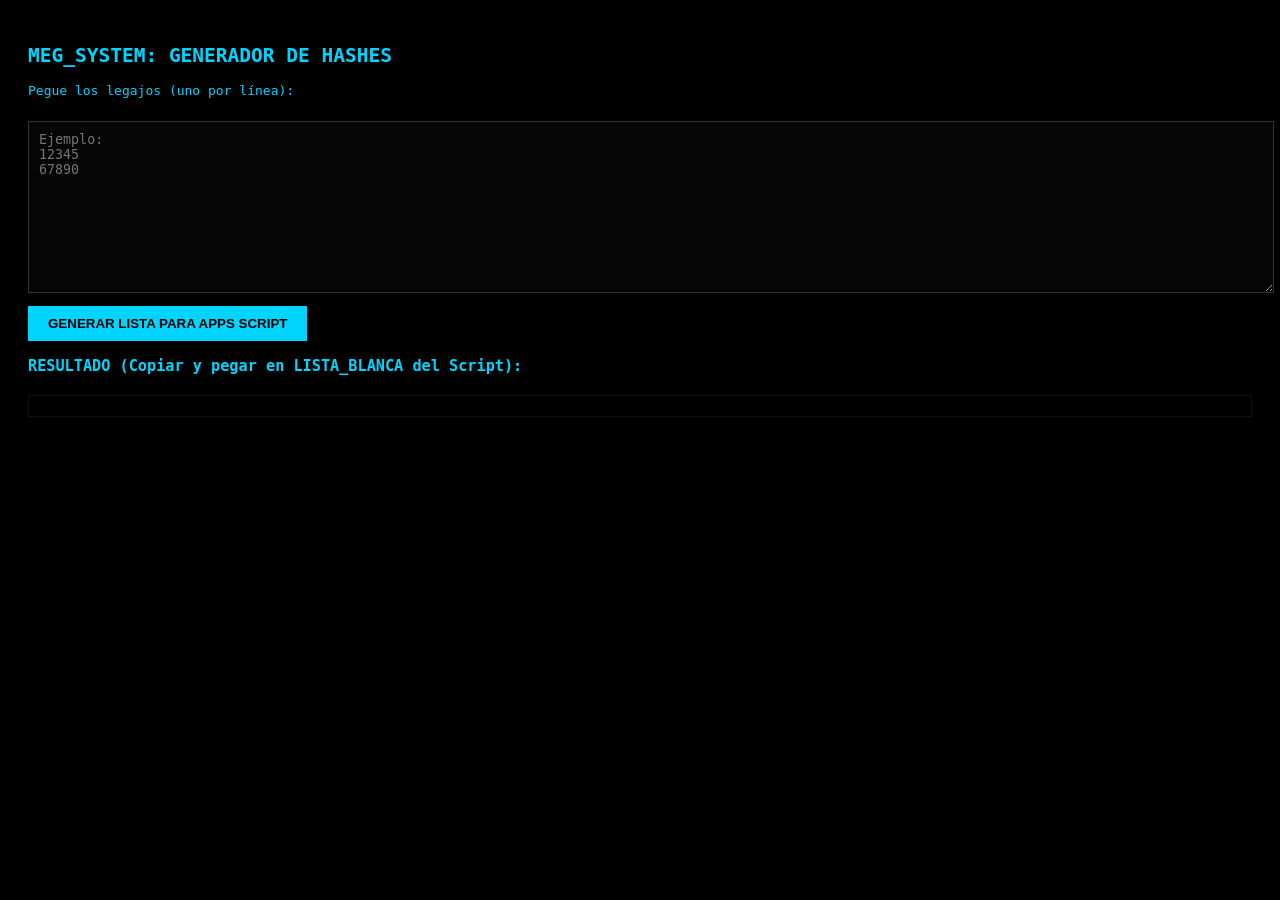
<file: hash.html>
<!DOCTYPE html>
<html lang="es">
<head>
    <meta charset="UTF-8">
    <title>MEG // GENERADOR DE LISTA BLANCA</title>
    <style>
        body { background: #000; color: #00d4ff; font-family: monospace; padding: 20px; }
        textarea { width: 100%; height: 150px; background: #050505; color: #fff; border: 1px solid #333; margin: 10px 0; padding: 10px; }
        button { background: #00d4ff; border: none; padding: 10px 20px; cursor: pointer; font-weight: bold; }
        .hash-list { color: #888; font-size: 0.8rem; border: 1px solid #111; padding: 10px; margin-top: 20px; white-space: pre-wrap; }
    </style>
</head>
<body>
    <h2>MEG_SYSTEM: GENERADOR DE HASHES</h2>
    <p>Pegue los legajos (uno por línea):</p>
    <textarea id="legajosInput" placeholder="Ejemplo:&#10;12345&#10;67890"></textarea>
    <button onclick="procesar()">GENERAR LISTA PARA APPS SCRIPT</button>

    <h3>RESULTADO (Copiar y pegar en LISTA_BLANCA del Script):</h3>
    <div id="resultado" class="hash-list"></div>

    <script>
        const SALT = "MZA_CODEX_2026";

        async function generarHash(legajo) {
            const msgUint8 = new TextEncoder().encode(legajo.trim() + SALT);
            const hashBuffer = await crypto.subtle.digest('SHA-256', msgUint8);
            const hashArray = Array.from(new Uint8Array(hashBuffer));
            return hashArray.map(b => b.toString(16).padStart(2, '0')).join('');
        }

        async function procesar() {
            const input = document.getElementById('legajosInput').value;
            const legajos = input.split('\n').filter(l => l.trim() !== "");
            const resultadoDiv = document.getElementById('resultado');
            resultadoDiv.innerText = "PROCESANDO...";

            let hashes = [];
            for (let l of legajos) {
                const h = await generarHash(l);
                hashes.push(`"${h}"`);
            }

            resultadoDiv.innerText = "[\n  " + hashes.join(",\n  ") + "\n]";
        }
    </script>
</body>
</html>
</file>
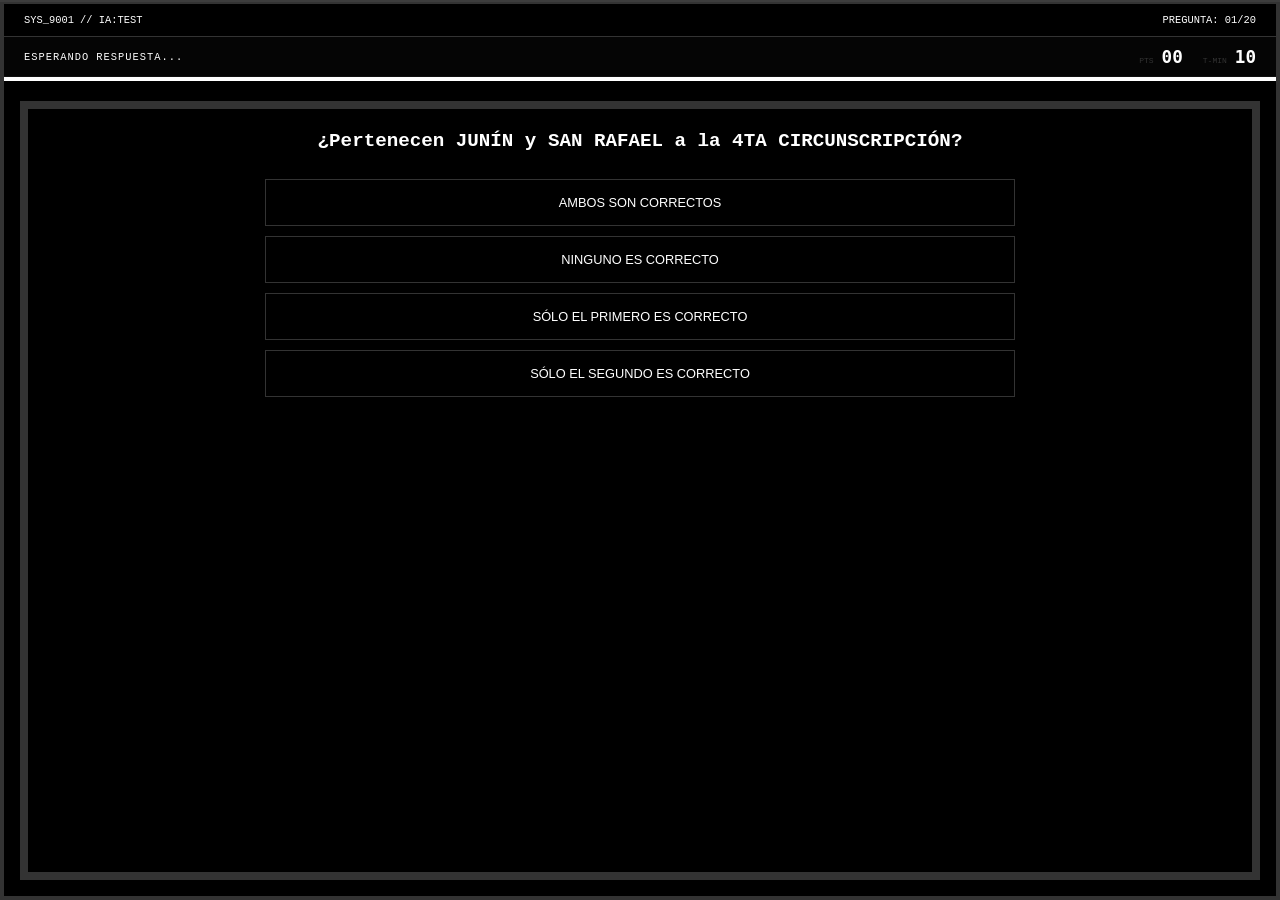
<file: sources/res-apps/games/sys_9001/examen.html>
<!DOCTYPE html>
<html lang="es">

<head>
    <meta charset="UTF-8">
    <meta name="viewport" content="width=device-width, initial-scale=1.0">
    <title>SISTEMA 9001 - JUICIO FINAL</title>
    <style>
        :root {
            --bg: #000;
            --panel: #050505;
            --accent: #ffffff;
            --critical: #ff0000;
            --text: #fff;
            --dim: #333;
        }

        * {
            box-sizing: border-box;
            cursor: crosshair;
        }

        body {
            background: var(--bg);
            color: var(--text);
            font-family: 'Courier New', Courier, monospace;
            margin: 0;
            height: 100vh;
            display: flex;
            flex-direction: column;
            overflow: hidden;
            border: 8px solid var(--dim);
            padding: 1rem;
            transition: border-color 0.3s ease, background-color 0.3s ease;
        }


        /* Cuando el tiempo es menor a 4, el borde se vuelve rojo */
        body.state-critical {
            border-color: var(--critical) !important;
            /* Opcional: un leve resplandor para aumentar la presión */
            box-shadow: inset 0 0 15px rgba(255, 0, 0, 0.1);
        }

        /* Efecto Escáner */
        body::after {
            content: "";
            position: absolute;
            top: 0;
            left: 0;
            width: 100%;
            height: 2px;
            background: rgba(255, 255, 255, 0.05);
            animation: scan 4s linear infinite;
            pointer-events: none;
        }

        @keyframes scan {
            0% {
                top: 0;
            }

            100% {
                top: 100%;
            }
        }

        header {
            padding: 15px 30px;
            background: var(--panel);
            border-bottom: 1px solid var(--dim);
            display: flex;
            justify-content: space-between;
            align-items: center;
        }

        .score-panel {
            display: flex;
            justify-content: center;
            gap: 50px;
            padding: 15px;
            background: #080808;
            border-bottom: 1px solid var(--dim);
        }

        .stat-label {
            font-size: 0.6rem;
            color: var(--dim);
            text-transform: uppercase;
            margin-bottom: 5px;
        }

        .stat-value {
            font-size: 1.4rem;
            font-weight: bold;
            text-align: center;
        }

        .timer-container {
            width: 100%;
            height: 4px;
            background: #111;
        }

        #timer-bar {
            height: 100%;
            background: var(--accent);
            width: 100%;
            transition: width 1s linear;
        }

        .main-display {
            display: flex;
            flex-direction: column;
            justify-content: center;
            align-items: center;
            text-align: center;
            padding: 20px;
            /* Reducido para mejor escala en móvil */
            text-align: center;
            /* El borde ahora vive aquí */
            border: 8px solid var(--dim);
            margin: 1rem;
            transition: border-color 0.4s ease;
            overflow-y: auto;
            /* Permite scroll interno si el contenido crece */
        }

        #ia-status {
            font-size: 0.75rem;
            color: var(--accent);
            letter-spacing: 2px;
        }

        #question-text {
            font-size: 1.6rem;
            max-width: 850px;
            margin-bottom: 40px;
            font-weight: bold;
        }

        .options-grid {
            display: flex;
            flex-direction: column;
            gap: 15px;
            width: 100%;
            max-width: 750px;
        }

        .btn {
            background: transparent;
            border: 1px solid var(--dim);
            color: var(--text);
            padding: 22px;
            font-size: 0.9rem;
            /*transition: 0.1s;*/
            text-transform: uppercase;
        }

        .btn:hover {
            background: var(--text);
            color: #000;
        }

        /* --- ESTILOS DEL RESULTADO (EL CARTEL QUE FALTA) --- */
        #result-overlay {
            position: fixed;
            top: 0;
            left: 0;
            width: 100%;
            height: 100%;
            background: rgba(0, 0, 0, 0.98);
            display: none;
            justify-content: center;
            align-items: center;
            z-index: 9999;
        }

        .result-box {
            width: 100%;
            max-width: 500px;
            background: #050505;
            border: 1px solid var(--dim);
        }

        .result-header {
            background: #111;
            padding: 10px;
            font-size: 0.6rem;
            color: var(--dim);
            border-bottom: 1px solid var(--dim);
            text-align: center;
            letter-spacing: 2px;
        }

        .result-content {
            padding: 30px;
            text-align: center;
        }

        .res-data {
            text-align: left;
            font-size: 0.75rem;
            background: #080808;
            padding: 15px;
            border: 1px solid #111;
            margin: 20px 0;
            line-height: 1.8;
        }

        .text-success {
            color: #00ff00;
        }

        .text-fail {
            color: #ff0000;
        }

        .btn-terminal {
            background: #fff;
            color: #000;
            border: none;
            padding: 15px;
            font-family: 'Courier New', monospace;
            font-weight: bold;
            width: 100%;
        }

        /* Estados de Borde Dinámicos aplicados al main */
        .main-display.state-warning {
            border-color: var(--warning);
        }

        .main-display.state-critical {
            border-color: var(--critical);
        }

        .main-display.state-stable {
            border-color: var(--dim);
        }

        /* Opcional: Que la barra de vigencia también cambie de color automáticamente */
        .state-stable #stability-bar {
            background: var(--safe);
        }

        .state-warning #stability-bar {
            background: var(--warning);
        }

        .state-critical #stability-bar {
            background: var(--critical);
        }

        /* Efecto Shake (Vibración de Error) */
        .fx-shake {
            animation: shake 0.4s cubic-bezier(.36, .07, .19, .97) both;
        }

        @keyframes shake {

            10%,
            90% {
                transform: translate3d(-1px, 0, 0);
            }

            20%,
            80% {
                transform: translate3d(2px, 0, 0);
            }

            30%,
            50%,
            70% {
                transform: translate3d(-4px, 0, 0);
            }

            40%,
            60% {
                transform: translate3d(4px, 0, 0);
            }
        }

        body {
            padding: 0;
            /* Eliminamos el padding para ganar espacio */
            border-width: 4px;
            /* Borde más fino para pantallas pequeñas */
        }

        header {
            padding: 10px 20px;
            font-size: 0.65rem;
            background: #000;
            border-bottom: 1px solid var(--dim);
        }

        /* HUD MONITOREO COMPACTO */
        .hud-monitor {
            display: flex;
            justify-content: space-between;
            align-items: center;
            padding: 8px 20px;
            background: #050505;
            border-bottom: 1px solid #111;
            min-height: 40px;
        }

        .hud-stats {
            display: flex;
            gap: 20px;
        }

        .hud-item {
            display: flex;
            align-items: baseline;
            gap: 8px;
        }

        .hud-label {
            font-size: 0.5rem;
            color: var(--dim);
        }

        .hud-value {
            font-size: 1.1rem;
            font-weight: bold;
            font-family: monospace;
        }

        #ia-status {
            font-size: 0.65rem;
            letter-spacing: 1px;
            color: var(--accent);
            white-space: nowrap;
            overflow: hidden;
            text-overflow: ellipsis;
            max-width: 50%;
        }

        /* ÁREA DE JUEGO ADAPTABLE */
        .main-display {
            flex: 1;
            padding: 20px;
            /* Reducido de 40px */
            justify-content: flex-start;
            /* Empieza desde arriba en móviles */
            margin-top: 20px;
        }

        #question-text {
            font-size: 1.2rem;
            /* Más pequeño para que quepa todo */
            margin-bottom: 25px;
            line-height: 1.3;
        }

        /* GRID RESPONSIVO */
        .options-grid {
            gap: 10px;
        }

        .btn {
            padding: 15px;
            /* Reducido para que quepan 4 botones en pantalla */
            font-size: 0.8rem;
        }

        /* MEDIA QUERIES PARA MÓVIL EXTREMO */
        @media (max-width: 480px) {
            body {
                border-width: 2px;
            }

            header {
                padding: 8px 12px;
            }

            .hud-monitor {
                padding: 5px 12px;
            }

            .hud-value {
                font-size: 1rem;
            }

            #question-text {
                font-size: 1rem;
            }

            .btn {
                padding: 12px;
                font-size: 0.75rem;
            }

            .hud-item:first-child {
                display: none;
            }

            /* Ocultamos Puntos en pantallas mini si es necesario */
        }
    </style>
    </style>
</head>

<body>
    <header>
        <div class="sys-brand">SYS_9001 // IA:TEST</div>
        <div id="q-count">PREGUNTA: 01/20</div>
    </header>

    <div class="hud-monitor">
        <div id="ia-status">ESPERANDO RESPUESTA...</div>
        <div class="hud-stats">
            <div class="hud-item">
                <span class="hud-label">PTS</span>
                <span id="current-score" class="hud-value">00</span>
            </div>
            <div class="hud-item">
                <span class="hud-label">T-MIN</span>
                <span id="seconds" class="hud-value">10</span>
            </div>
        </div>
    </div>

    <div class="timer-container">
        <div id="timer-bar"></div>
    </div>

    <main class="main-display">
        <div id="question-text">Cargando...</div>
        <div id="options-container" class="options-grid"></div>
    </main>

    <div id="result-overlay">
        <div class="result-box">
            <div class="result-header">REPORTE_FINAL_SISTEMA_9001</div>
            <div class="result-content">
                <h1 id="res-status">ANALIZANDO...</h1>
                <div class="res-data">
                    <p>IDENTIFICACIÓN: <span id="res-id">POSTULANTE_9001</span></p>
                    <p>CALIFICACIÓN FINAL: <span id="res-score-value">00</span></p>
                    <p>ESTADO: <span id="res-sync">ERROR</span></p>
                </div>
                <div id="res-msg" style="font-size: 0.85rem; color: #888; margin-bottom: 25px;"></div>
                <button class="btn-terminal" onclick="location.href='index.html'">SALIR_DEL_SISTEMA</button>
            </div>
        </div>
    </div>

    <script>
    // 1. OBJETO ANALISTA (GESTIÓN HÍBRIDA: HISTÓRICO + SESIÓN ACTUAL)
    const Analista = {
        sesionActual: { ok: 0, err: 0, detalles: [] },

        registrar(macro, micro, esCorrecto, motivo = "") {
            // A. Registro en LocalStorage (Mapa de Calor persistente)
            let stats = JSON.parse(localStorage.getItem('9001_HEATMAP')) || {};
            if (!stats[macro]) stats[macro] = {};
            if (!stats[macro][micro]) stats[macro][micro] = { ok: 0, err: 0 };

            if (esCorrecto) stats[macro][micro].ok++;
            else stats[macro][micro].err++;
            localStorage.setItem('9001_HEATMAP', JSON.stringify(stats));

            // B. Registro de Instancia (Para el Sheet de investigación)
            if (esCorrecto) {
                this.sesionActual.ok++;
            } else {
                this.sesionActual.err++;
                const errorID = motivo || `${macro}: ${micro}`;
                if (!this.sesionActual.detalles.includes(errorID)) {
                    this.sesionActual.detalles.push(errorID);
                }
            }
        },

        obtenerReporteSesion() {
            const fallos = this.sesionActual.detalles.join(' | ') || 'NINGUNO';
            return `ERRORES_EXAMEN: [${fallos}] || TOTAL_ERR: ${this.sesionActual.err} || ACERTADOS: ${this.sesionActual.ok}`;
        }
    };

    const SistemaPersistencia = {
        guardarPuntaje(categoria, puntaje) {
            try {
                let historial = JSON.parse(localStorage.getItem(`9001_${categoria}`)) || [];
                historial.push({
                    puntos: puntaje,
                    fecha: new Date().toLocaleDateString() + " " + new Date().toLocaleTimeString([], { hour: '2-digit', minute: '2-digit' })
                });
                historial.sort((a, b) => b.puntos - a.puntos);
                localStorage.setItem(`9001_${categoria}`, JSON.stringify(historial.slice(0, 5)));
            } catch (e) { console.error("Error persistencia:", e); }
        }
    };

    const DB_LEGAL = {
        circunscripciones: {
            "1RA CIRCUNSCRIPCIÓN": ["Ciudad", "Maipú", "Las Heras", "Guaymallén", "Godoy Cruz", "Luján", "Lavalle"],
            "2DA CIRCUNSCRIPCIÓN": ["San Rafael", "General Alvear", "Malargüe"],
            "3RA CIRCUNSCRIPCIÓN": ["San Martín", "Rivadavia", "Junín", "Santa Rosa", "La Paz"],
            "4TA CIRCUNSCRIPCIÓN": ["Tunuyán", "Tupungato", "San Carlos"]
        },
        competencias: {
            "CIVIL Y COMERCIAL": ["Responsabilidad civil (excede 20 JUS)", "Acciones reales y posesorias", "Contratos civiles y comerciales", "Sucesiones", "Amparos", "Ejecución de resoluciones judiciales", "Consumo (excede 5 JUS)"],
            "PAZ LETRADO": ["Desalojos (locación, comodato, usufructo)", "Procesos de estructura monitoria", "Responsabilidad civil (hasta 20 JUS)", "Consumo (hasta 5 JUS)", "Pequeñas causas (hasta 5 JUS)"]
        }
    };

    const Motores = {
        mazoCircun: [], mazosFuero: {}, fuerosOrden: ["CIVIL Y COMERCIAL", "PAZ LETRADO"],
        prepararMazos() {
            if (this.mazoCircun.length === 0) {
                Object.entries(DB_LEGAL.circunscripciones).forEach(([llave, valores]) => {
                    valores.forEach(v => this.mazoCircun.push({ valor: v, llave: llave }));
                });
                this.mazoCircun.sort(() => Math.random() - 0.5);
            }
            this.fuerosOrden.forEach(f => {
                if (!this.mazosFuero[f] || this.mazosFuero[f].length === 0) {
                    this.mazosFuero[f] = [...DB_LEGAL.competencias[f]].sort(() => Math.random() - 0.5);
                }
            });
        },
        shuffle(array) { return array.sort(() => Math.random() - 0.5); },
        obtenerDesafio(index) {
            this.prepararMazos();
            if (index % 2 === 0) {
                const p = this.mazoCircun.pop() || {valor: "Ciudad", llave: "1RA CIRCUNSCRIPCIÓN"};
                const llaves = Object.keys(DB_LEGAL.circunscripciones);
                const qLlave = llaves[Math.floor(Math.random() * llaves.length)];
                const s = this.mazoCircun[Math.floor(Math.random() * this.mazoCircun.length)] || p;
                const v1Ok = (p.llave === qLlave), v2Ok = (s.llave === qLlave);
                const a = (v1Ok && v2Ok) ? "AMBOS SON CORRECTOS" : (!v1Ok && !v2Ok) ? "NINGUNO ES CORRECTO" : (v1Ok && !v2Ok) ? "SÓLO EL PRIMERO ES CORRECTO" : "SÓLO EL SEGUNDO ES CORRECTO";
                return {
                    q: `¿Pertenecen ${p.valor.toUpperCase()} y ${s.valor.toUpperCase()} a la ${qLlave}?`,
                    a: a, opts: ["AMBOS SON CORRECTOS", "NINGUNO ES CORRECTO", "SÓLO EL PRIMERO ES CORRECTO", "SÓLO EL SEGUNDO ES CORRECTO"],
                    tipo: 'CIRCUNSCRIPCIÓN', subtipo: p.valor
                };
            } else {
                const fuero = this.fuerosOrden[Math.floor(Math.random() * this.fuerosOrden.length)];
                const proceso = this.mazosFuero[fuero].pop();
                return {
                    q: `El proceso de ${proceso.toUpperCase()} es competencia de:`,
                    a: fuero, opts: this.shuffle(["CIVIL Y COMERCIAL", "PAZ LETRADO", "JUSTICIA DE FAMILIA", "TRIBUTARIO Y CONCURSAL"]),
                    tipo: 'COMPETENCIA', subtipo: proceso
                };
            }
        }
    };

    const Examen = {
        score: 0, qIndex: 0, timeLeft: 10, timerInt: null, timestampStart: null, logPendiente: null,

        init() {
            this.timestampStart = new Date().toISOString();
            this.render();
        },

        render() {
            if (this.qIndex >= 20) { this.finish(); return; }
            clearInterval(this.timerInt);
            this.timeLeft = 10;
            this.current = Motores.obtenerDesafio(this.qIndex);
            
            document.getElementById('q-count').innerText = `PREGUNTA: ${String(this.qIndex + 1).padStart(2, '0')}/20`;
            document.getElementById('question-text').innerText = this.current.q;
            document.getElementById('options-container').innerHTML = this.current.opts.map(o =>
                `<button class="btn" onclick="Examen.answer('${o}')">${o}</button>`
            ).join('');
            this.startTimer();
        },

        answer(val) {
            clearInterval(this.timerInt);
            const esCorrecto = (val === this.current.a);
            const mainDisplay = document.querySelector('.main-display');

            if (val === null) {
                this.score -= 3;
                Analista.registrar(this.current.tipo, this.current.subtipo, false, "TIEMPO_AGOTADO");
                this.status("SILENCIO PENALIZADO (-3)", "var(--critical)");
            } else if (esCorrecto) {
                this.score += 1;
                Analista.registrar(this.current.tipo, this.current.subtipo, true);
                this.status("CORRECTO (+1)", "#00ff00");
            } else {
                this.score -= 2;
                Analista.registrar(this.current.tipo, this.current.subtipo, false);
                this.status("ERROR (-2)", "var(--critical)");
            }

            document.getElementById('current-score').innerText = this.score;
            document.getElementById('options-container').innerHTML = "";
            this.qIndex++;
            setTimeout(() => this.render(), 600);
        },

        startTimer() {
            this.timerInt = setInterval(() => {
                this.timeLeft--;
                this.updateTimerUI();
                if (this.timeLeft <= 0) this.answer(null);
            }, 1000);
        },

        updateTimerUI() {
            document.getElementById('seconds').innerText = this.timeLeft;
            const bar = document.getElementById('timer-bar');
            if (bar) bar.style.width = (this.timeLeft * 10) + "%";
        },

        status(msg, color) {
            const s = document.getElementById('ia-status');
            if (s) { s.innerText = msg; s.style.color = color; }
        },

        finish() {
            clearInterval(this.timerInt);
            const isApto = this.score >= 8;
            const session = localStorage.getItem('meg_session') || "NO_SESSION";

            this.logPendiente = {
                uid_hash: localStorage.getItem('meg_uid') || "ANON_USER",
                session_token: session,
                timestamp_start: this.timestampStart,
                protocolo: 'EXAMEN_FINAL_9001',
                score: this.score,
                error_vector: Analista.obtenerReporteSesion(),
                ua_client: navigator.userAgent
            };

            this.showResult(this.score, isApto);
        },

        showResult(score, isApto) {
            document.getElementById('result-overlay').style.display = 'flex';
            document.getElementById('res-id').innerText = this.logPendiente.session_token;
            document.getElementById('res-score-value').innerText = score;
            document.getElementById('res-sync').innerText = isApto ? "APROBADO" : "REPROBADO";
            
            SistemaPersistencia.guardarPuntaje('examen', score);
            const btn = document.querySelector('.btn-terminal');
            btn.onclick = () => this.finalizarYEnviar();
        },

        finalizarYEnviar() {
            const btn = document.querySelector('.btn-terminal');
            btn.innerText = "⚡ REGISTRANDO...";
            btn.disabled = true;

            if (this.logPendiente) {
                const API_URL = "https://script.google.com/macros/s/AKfycbz35P_r0wzGNWt6HnbwfiKwrT8rB4smorJhaWA5ixt8qAu25-UKtfRkzFXbEnlhLqKWkQ/exec";
                const blob = new Blob([JSON.stringify(this.logPendiente)], { type: 'text/plain;charset=UTF-8' });
                navigator.sendBeacon ? navigator.sendBeacon(API_URL, blob) : fetch(API_URL, { method: 'POST', body: blob, mode: 'no-cors', keepalive: true });
            }
            setTimeout(() => { window.location.href = "index.html"; }, 400);
        }
    };

    window.onload = () => Examen.init();
</script>

</body>

</html>
</file>
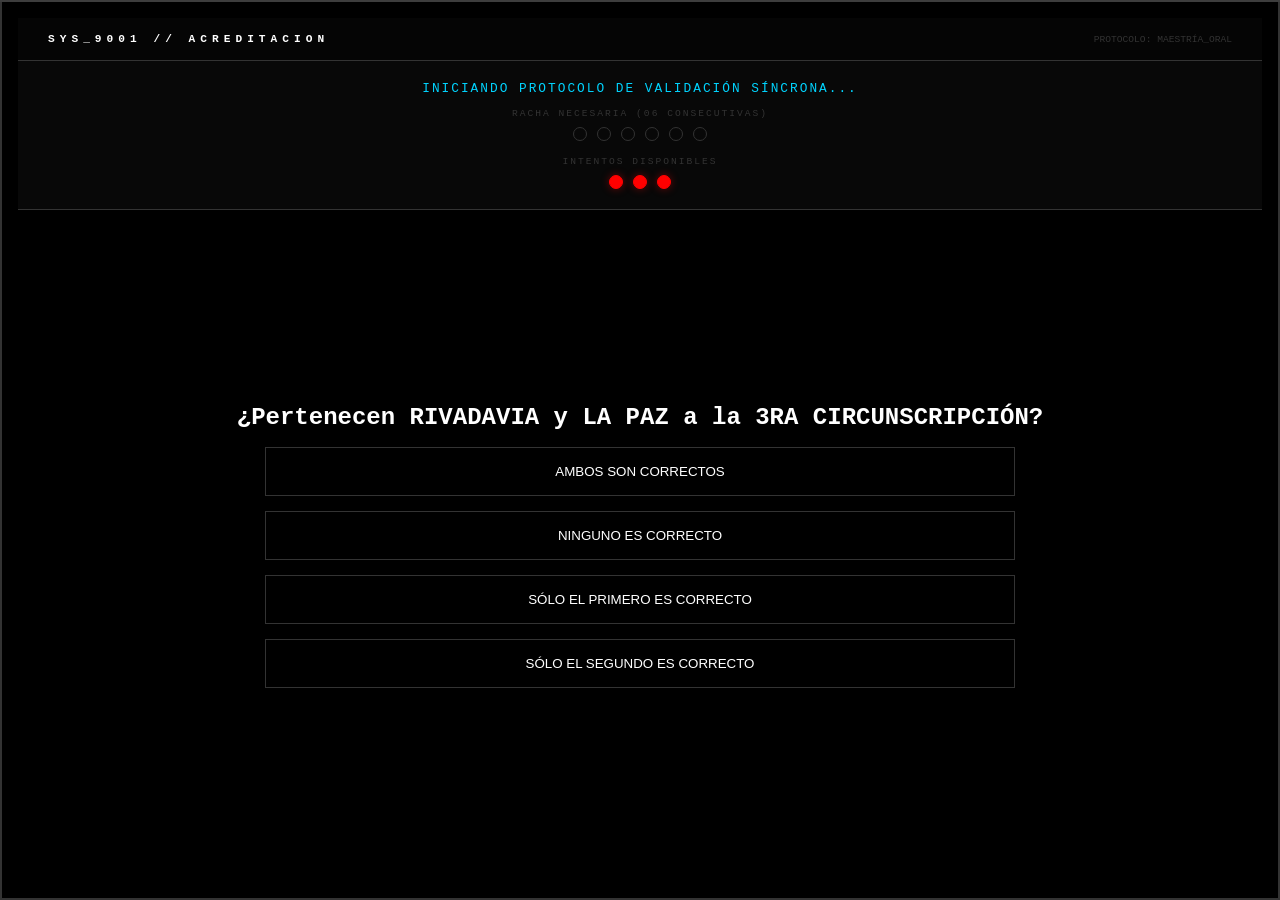
<file: sources/res-apps/games/sys_9001/preexamen.html>
<!DOCTYPE html>
<html lang="es">

<head>
    <meta charset="UTF-8">
    <meta name="viewport" content="width=device-width, initial-scale=1.0">
    <title>SISTEMA 9001 - VALIDADOR DE COMPETENCIA</title>
    <style>
        :root {
            --bg: #000;
            --panel: #050505;
            --accent: #ffffff;
            /* Blanco para consistencia con el Final */
            --racha: #00d4ff;
            /* Cian para los dots de racha */
            --critical: #ff0000;
            --text: #fff;
            --dim: #333;
        }

        * {
            box-sizing: border-box;
            cursor: crosshair;
        }

        body {
            background: var(--bg);
            color: var(--text);
            font-family: 'Courier New', Courier, monospace;
            margin: 0;
            height: 100vh;
            display: flex;
            flex-direction: column;
            overflow: hidden;
            border: 2px solid var(--dim);
            transition: border-color 0.5s;
            padding: 1rem;
        }

        /* Efecto Escáner Biométrico */
        body::after {
            content: "";
            position: absolute;
            top: 0;
            left: 0;
            width: 100%;
            height: 2px;
            background: rgba(255, 255, 255, 0.05);
            animation: scan 4s linear infinite;
            pointer-events: none;
        }

        @keyframes scan {
            0% {
                top: 0;
            }

            100% {
                top: 100%;
            }
        }

        header {
            padding: 15px 30px;
            background: var(--panel);
            border-bottom: 1px solid var(--dim);
            display: flex;
            justify-content: space-between;
            align-items: center;
        }

        .validator-tag {
            font-size: 0.7rem;
            letter-spacing: 5px;
            font-weight: bold;
        }

        #status-display {
            background: #080808;
            padding: 20px;
            display: flex;
            flex-direction: column;
            gap: 15px;
            border-bottom: 1px solid var(--dim);
        }

        .stat-box {
            display: flex;
            flex-direction: column;
            align-items: center;
        }

        .stat-label {
            font-size: 0.6rem;
            color: var(--dim);
            text-transform: uppercase;
            margin-bottom: 8px;
            letter-spacing: 2px;
        }

        .dots-row {
            display: flex;
            gap: 10px;
        }

        .dot {
            width: 14px;
            height: 14px;
            border-radius: 50%;
            border: 1px solid var(--dim);
            transition: all 0.3s;
        }

        /* Dots Racha */
        .dot-streak.active {
            background: var(--racha);
            border-color: var(--racha);
            box-shadow: 0 0 10px var(--racha);
        }

        /* Dots Intentos */
        .dot-attempt {
            background: var(--critical);
            border-color: var(--critical);
            box-shadow: 0 0 8px rgba(255, 0, 0, 0.4);
        }

        .dot-attempt.spent {
            background: #1a0000;
            border-color: #300000;
            box-shadow: none;
            opacity: 0.3;
        }

        .main-display {
            flex: 1;
            display: flex;
            flex-direction: column;
            justify-content: center;
            align-items: center;
            padding: 40px;
            text-align: center;
        }

        #ia-feedback {
            margin-bottom: 0.5rem;
            font-size: 0.8rem;
            height: 1.2rem;
            color: var(--racha);
            text-transform: uppercase;
            letter-spacing: 2px;
        }

        #question-text {
            font-size: 1.5rem;
            /*max-width: 850px;*/
            margin-bottom: 1rem;
            font-weight: bold;
        }

        .options-grid {
            display: flex;
            flex-direction: column;
            gap: 15px;
            width: 100%;
            max-width: 750px;
        }

        .btn {
            background: transparent;
            border: 1px solid var(--dim);
            color: var(--text);
            padding: 1rem;
            /* font-size: 0.9rem;*/
            /* transition: 0.1s;*/
            text-transform: uppercase;
        }

        .btn:hover {
            background: var(--text);
            color: #000;
        }

        .body-success {
            border-color: var(--racha);
        }

        .body-fail {
            border-color: var(--critical);
        }

        #result-overlay {
            position: fixed;
            top: 0;
            left: 0;
            width: 100%;
            height: 100%;
            background: rgba(0, 0, 0, 0.95);
            display: none;
            /* Se activa por JS */
            justify-content: center;
            align-items: center;
            z-index: 9999;
            padding: 20px;
        }

        .result-box {
            width: 100%;
            max-width: 500px;
            background: #050505;
            border: 1px solid var(--dim);
            box-shadow: 0 0 30px rgba(255, 255, 255, 0.05);
        }

        .result-header {
            background: #111;
            padding: 10px;
            font-size: 0.6rem;
            color: var(--dim);
            border-bottom: 1px solid var(--dim);
            letter-spacing: 2px;
            text-align: center;
        }

        .result-content {
            padding: 30px;
            text-align: center;
        }

        #res-status {
            font-size: 1.2rem;
            margin: 0 0 20px 0;
            letter-spacing: 3px;
        }

        .res-data {
            text-align: left;
            font-size: 0.75rem;
            background: #080808;
            padding: 15px;
            border: 1px solid #111;
            margin-bottom: 20px;
            line-height: 1.8;
        }

        .res-msg-text {
            font-size: 0.85rem;
            color: #888;
            margin-bottom: 30px;
            line-height: 1.4;
        }

        .btn-terminal {
            background: #fff;
            color: #000;
            border: none;
            padding: 15px 30px;
            font-family: 'Courier New', monospace;
            font-weight: bold;
            cursor: pointer;
            width: 100%;
        }

        .btn-terminal:hover {
            background: #ccc;
        }

        /* Colores dinámicos */
        .text-success {
            color: #00ff00 !important;
        }

        .text-fail {
            color: #ff0000 !important;
        }
    </style>
</head>

<body>

    <header>
        <div class="validator-tag">SYS_9001 // ACREDITACION</div>
        <div style="font-size: 0.6rem; color: var(--dim);">PROTOCOLO: MAESTRÍA_ORAL</div>
    </header>

    <div id="status-display">

        <div class="stat-box">
            <div id="ia-feedback">INICIANDO PROTOCOLO DE VALIDACIÓN SÍNCRONA...</div>

            <div class="stat-label">Racha Necesaria (06 Consecutivas)</div>
            <div class="dots-row" id="streak-container">
            </div>
        </div>

        <div class="stat-box">
            <div class="stat-label">Intentos Disponibles</div>
            <div class="dots-row" id="attempts-container">
            </div>
        </div>
    </div>

    <main class="main-display">
        <div id="question-text">Cargando base de datos legal...</div>

        <div id="options-container" class="options-grid"></div>
    </main>
    <div id="result-overlay">
        <div class="result-box">
            <div class="result-header">REPORTE_DE_EVALUACIÓN_9001</div>
            <div class="result-content">
                <h1 id="res-status">ANALIZANDO...</h1>
                <div class="res-data">
                    <p>IDENTIFICACIÓN: <span id="res-id">USUARIO_NO_IDENTIFICADO</span></p>
                    <p>CALIFICACIÓN FINAL: <span id="res-score-value">00</span></p>
                    <p>ESTADO DE SINCRONÍA: <span id="res-sync">ERROR</span></p>
                </div>
                <div id="res-msg" class="res-msg-text">
                    Procesando dictamen del Tribunal...
                </div>
                <button class="btn-terminal" onclick="location.href='index.html'">CERRAR_SESIÓN</button>
            </div>
        </div>
    </div>

   <script>
    // 1. OBJETO ANALISTA (GESTIÓN HÍBRIDA: HISTÓRICO + SESIÓN ACTUAL)
    const Analista = {
        sesionActual: { ok: 0, err: 0, detalles: [] },

        registrar(macro, micro, esCorrecto) {
            // A. REGISTRO HISTÓRICO (LocalStorage)
            let stats = JSON.parse(localStorage.getItem('9001_HEATMAP')) || {};
            if (!stats[macro]) stats[macro] = {};
            if (!stats[macro][micro]) stats[macro][micro] = { ok: 0, err: 0 };

            if (esCorrecto) stats[macro][micro].ok++;
            else stats[macro][micro].err++;
            localStorage.setItem('9001_HEATMAP', JSON.stringify(stats));

            // B. REGISTRO DE INSTANCIA (Para el Sheet)
            if (esCorrecto) {
                this.sesionActual.ok++;
            } else {
                this.sesionActual.err++;
                const errorID = `${macro}: ${micro}`;
                if (!this.sesionActual.detalles.includes(errorID)) {
                    this.sesionActual.detalles.push(errorID);
                }
            }
        },

        obtenerReporteSesion() {
            const fallos = this.sesionActual.detalles.join(' | ') || 'NINGUNO';
            return `ERRORES_PREX: [${fallos}] || TOTAL_ERR: ${this.sesionActual.err} || ACERTADOS: ${this.sesionActual.ok}`;
        }
    };

    const SistemaPersistencia = {
        guardarPuntaje(categoria, puntaje) {
            try {
                let historial = JSON.parse(localStorage.getItem(`9001_${categoria}`)) || [];
                historial.push({
                    puntos: puntaje,
                    fecha: new Date().toLocaleDateString() + " " + new Date().toLocaleTimeString([], { hour: '2-digit', minute: '2-digit' })
                });
                historial.sort((a, b) => b.puntos - a.puntos);
                localStorage.setItem(`9001_${categoria}`, JSON.stringify(historial.slice(0, 5)));
            } catch (e) { console.error("Error persistencia:", e); }
        }
    };

    const DB_LEGAL = {
        circunscripciones: {
            "1RA CIRCUNSCRIPCIÓN": ["Ciudad", "Maipú", "Las Heras", "Guaymallén", "Godoy Cruz", "Luján", "Lavalle"],
            "2DA CIRCUNSCRIPCIÓN": ["San Rafael", "General Alvear", "Malargüe"],
            "3RA CIRCUNSCRIPCIÓN": ["San Martín", "Rivadavia", "Junín", "Santa Rosa", "La Paz"],
            "4TA CIRCUNSCRIPCIÓN": ["Tunuyán", "Tupungato", "San Carlos"]
        },
        competencias: {
            "CIVIL Y COMERCIAL": ["Responsabilidad civil (excede 20 JUS)", "Acciones reales y posesorias", "Contratos civiles y comerciales", "Sucesiones", "Amparos", "Ejecución de resoluciones judiciales", "Consumo (excede 5 JUS)"],
            "PAZ LETRADO": ["Desalojos (locación, comodato, usufructo)", "Procesos de estructura monitoria", "Responsabilidad civil (hasta 20 JUS)", "Consumo (hasta 5 JUS)", "Pequeñas causas (hasta 5 JUS)"]
        }
    };

    const Motores = {
        mazoCircun: [], mazosFuero: {}, fuerosOrden: ["CIVIL Y COMERCIAL", "PAZ LETRADO"],
        prepararMazos() {
            if (this.mazoCircun.length === 0) {
                Object.entries(DB_LEGAL.circunscripciones).forEach(([llave, valores]) => {
                    valores.forEach(v => this.mazoCircun.push({ valor: v, llave: llave }));
                });
                this.mazoCircun.sort(() => Math.random() - 0.5);
            }
            this.fuerosOrden.forEach(f => {
                if (!this.mazosFuero[f] || this.mazosFuero[f].length === 0) {
                    this.mazosFuero[f] = [...DB_LEGAL.competencias[f]].sort(() => Math.random() - 0.5);
                }
            });
        },
        shuffle(array) { return array.sort(() => Math.random() - 0.5); },
        circunscripcion() {
            this.prepararMazos();
            const p = this.mazoCircun.pop() || {valor: "Ciudad", llave: "1RA CIRCUNSCRIPCIÓN"};
            const llaves = Object.keys(DB_LEGAL.circunscripciones);
            const qLlave = llaves[Math.floor(Math.random() * llaves.length)];
            const s = this.mazoCircun[Math.floor(Math.random() * this.mazoCircun.length)] || p;
            
            const v1Ok = (p.llave === qLlave), v2Ok = (s.llave === qLlave);
            const a = (v1Ok && v2Ok) ? "AMBOS SON CORRECTOS" : (!v1Ok && !v2Ok) ? "NINGUNO ES CORRECTO" : (v1Ok && !v2Ok) ? "SÓLO EL PRIMERO ES CORRECTO" : "SÓLO EL SEGUNDO ES CORRECTO";

            return {
                q: `¿Pertenecen ${p.valor.toUpperCase()} y ${s.valor.toUpperCase()} a la ${qLlave}?`,
                a: a, opts: ["AMBOS SON CORRECTOS", "NINGUNO ES CORRECTO", "SÓLO EL PRIMERO ES CORRECTO", "SÓLO EL SEGUNDO ES CORRECTO"],
                tipo: 'CIRCUNSCRIPCIÓN', subtipo: p.valor
            };
        },
        competenciaMaterial() {
            this.prepararMazos();
            const fuero = this.fuerosOrden[Math.floor(Math.random() * this.fuerosOrden.length)];
            const proceso = this.mazosFuero[fuero].pop();
            return {
                q: `El proceso de ${proceso.toUpperCase()} es competencia de:`,
                a: fuero, opts: this.shuffle(["CIVIL Y COMERCIAL", "PAZ LETRADO", "JUSTICIA DE FAMILIA", "TRIBUTARIO Y CONCURSAL"]),
                tipo: 'COMPETENCIA', subtipo: proceso
            };
        }
    };

    const Validador = {
        streak: 0, intentos: 3, qIndex: 0, timestampStart: null, logPendiente: null,

        init() {
            this.timestampStart = new Date().toISOString();
            this.createDots();
            this.render();
            this.updateUI();
        },

        createDots() {
            document.getElementById('streak-container').innerHTML = Array(6).fill('<div class="dot dot-streak"></div>').join('');
            document.getElementById('attempts-container').innerHTML = Array(3).fill('<div class="dot dot-attempt"></div>').join('');
        },

        render() {
            const desafio = (this.qIndex % 2 === 0) ? Motores.circunscripcion() : Motores.competenciaMaterial();
            this.current = desafio;
            document.getElementById('question-text').innerText = desafio.q;
            document.getElementById('options-container').innerHTML = desafio.opts.map(o =>
                `<button class="btn" onclick="Validador.check('${o}')">${o}</button>`
            ).join('');
        },

        check(val) {
            const esCorrecto = (val === this.current.a);
            Analista.registrar(this.current.tipo, this.current.subtipo, esCorrecto);

            if (esCorrecto) {
                this.streak++;
                this.feedback("SINCRONÍA VALIDADA.", "var(--safe)");
            } else {
                this.streak = 0;
                this.intentos--;
                this.feedback("ERROR DETECTADO.", "var(--critical)");
            }
            this.qIndex++;
            this.updateUI();
            if (this.streak >= 6) this.success();
            else if (this.intentos <= 0) this.fail();
            else setTimeout(() => this.render(), 400);
        },

        feedback(msg, color) {
            const f = document.getElementById('ia-feedback');
            if (f) { f.innerText = msg; f.style.color = color; }
        },

        updateUI() {
            const sDots = document.querySelectorAll('.dot-streak');
            sDots.forEach((d, i) => i < this.streak ? d.classList.add('active') : d.classList.remove('active'));
            const aDots = document.querySelectorAll('.dot-attempt');
            aDots.forEach((d, i) => i >= this.intentos ? d.classList.add('spent') : d.classList.remove('spent'));
        },

        success() { document.body.className = 'body-success'; this.showResult(6, true); },
        fail() { document.body.className = 'body-fail'; this.showResult(this.streak, false); },

        showResult(score, isApto) {
            const overlay = document.getElementById('result-overlay');
            overlay.style.display = 'flex';
            
            const session = localStorage.getItem('meg_session') || "NO_SESSION";

            this.logPendiente = {
                uid_hash: localStorage.getItem('meg_uid') || "ANON_USER",
                session_token: session,
                timestamp_start: this.timestampStart,
                protocolo: 'VALIDADOR_9001',
                score: score,
                error_vector: Analista.obtenerReporteSesion(),
                ua_client: navigator.userAgent
            };

            document.getElementById('res-id').innerText = session;
            document.getElementById('res-score-value').innerText = score;
            document.getElementById('res-sync').innerText = isApto ? "COMPLETA" : "FALLIDA";

            SistemaPersistencia.guardarPuntaje('validador', score);
            const btn = document.querySelector('.btn-terminal');
            btn.onclick = () => this.finalizarYEnviar();
        },

        finalizarYEnviar() {
            const btn = document.querySelector('.btn-terminal');
            btn.innerText = "⚡ REGISTRANDO...";
            btn.disabled = true;

            if (this.logPendiente) {
                const API_URL = "https://script.google.com/macros/s/AKfycbz35P_r0wzGNWt6HnbwfiKwrT8rB4smorJhaWA5ixt8qAu25-UKtfRkzFXbEnlhLqKWkQ/exec";
                const blob = new Blob([JSON.stringify(this.logPendiente)], { type: 'text/plain;charset=UTF-8' });

                if (navigator.sendBeacon) {
                    navigator.sendBeacon(API_URL, blob);
                } else {
                    fetch(API_URL, { method: 'POST', body: blob, mode: 'no-cors', keepalive: true });
                }
            }
            setTimeout(() => { window.location.href = "index.html"; }, 400);
        }
    };

    window.onload = () => Validador.init();
</script>
</body>

</html>
</file>
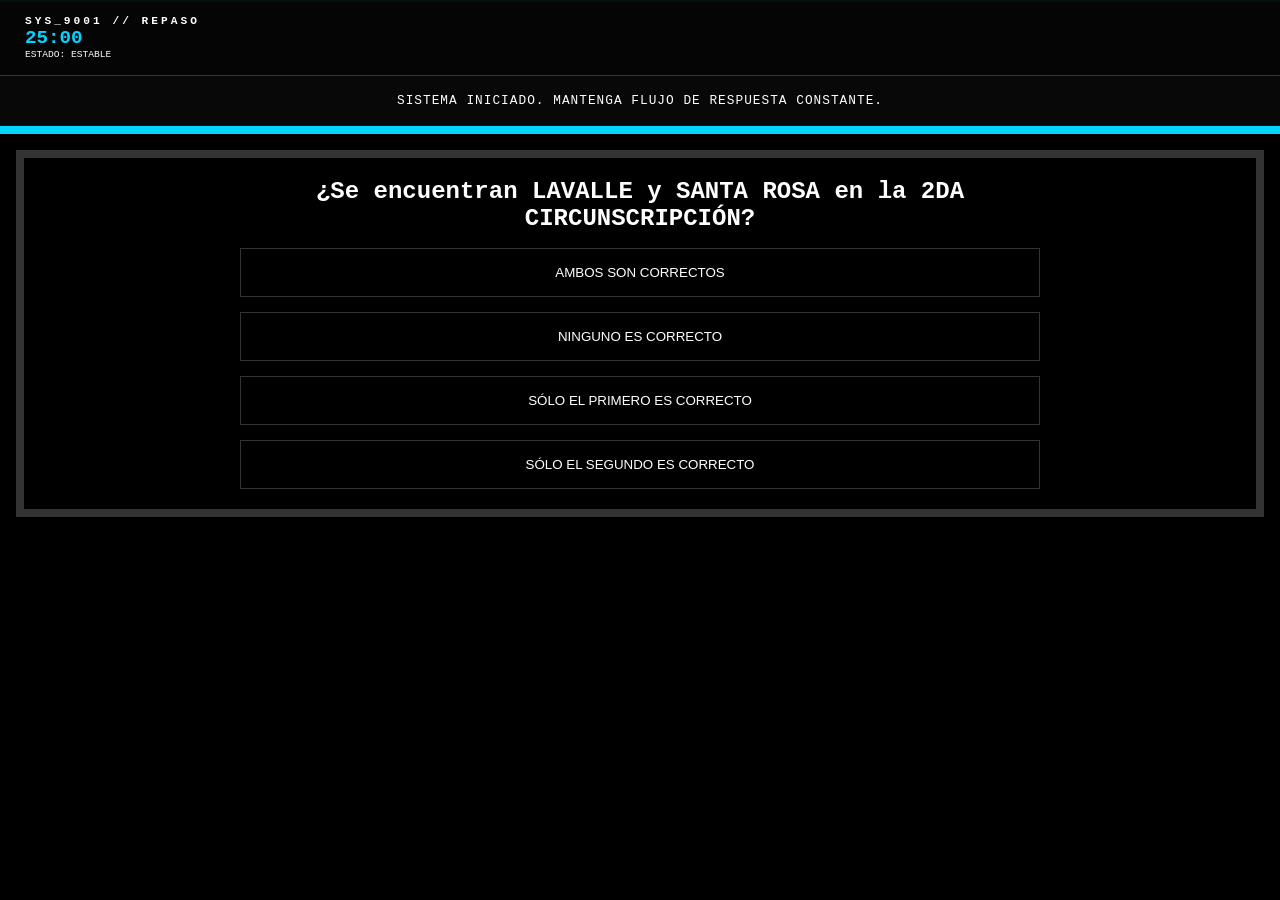
<file: sources/res-apps/games/sys_9001/repaso.html>
<!DOCTYPE html>
<html lang="es">

<head>
    <meta charset="UTF-8">
    <meta name="viewport" content="width=device-width, initial-scale=1.0">
    <title>PROTOCOLO 01: SESIÓN DE REPASO</title>
    <style>
        :root {
            --bg: #000;
            --panel: #050505;
            --accent: #ffffff;
            --safe: #00d4ff;
            /* Cian - Estabilidad */
            --warning: #ff9800;
            /* Naranja - Degradación */
            --critical: #ff0000;
            /* Rojo - Fallo */
            --text: #fff;
            --dim: #333;
        }

        * {
            box-sizing: border-box;
            cursor: crosshair;
        }

        body {
            background: var(--bg);
            color: var(--text);
            font-family: 'Courier New', Courier, monospace;
            margin: 0;
            height: 100vh;
            display: flex;
            flex-direction: column;
            overflow: hidden;
        }

        /* Escáner Biométrico */
        body::after {
            content: "";
            position: absolute;
            top: 0;
            left: 0;
            width: 100%;
            height: 2px;
            background: rgba(0, 212, 255, 0.05);
            animation: scan 4s linear infinite;
            pointer-events: none;
        }

        @keyframes scan {
            0% {
                top: 0;
            }

            100% {
                top: 100%;
            }
        }

        header {
            padding: 15px 25px;
            background: var(--panel);
            border-bottom: 1px solid var(--dim);

        }

        .sys-info {
            font-size: 0.7rem;
            letter-spacing: 3px;
            font-weight: bold;
        }

        .session-timer {
            font-size: 1.2rem;
            font-weight: bold;
            color: var(--safe);
        }

        #ia-console {
            height: 50px;
            display: flex;
            align-items: center;
            justify-content: center;
            font-size: 0.8rem;
            text-transform: uppercase;
            background: #080808;
            border-bottom: 1px solid #111;
            letter-spacing: 1px;
            padding: 1rem;
        }

        .main-display {
            display: flex;
            flex-direction: column;
            justify-content: center;
            align-items: center;
            text-align: center;
            padding: 20px;
            /* Reducido para mejor escala en móvil */
            text-align: center;
            /* El borde ahora vive aquí */
            border: 8px solid var(--dim);
            margin: 1rem;
            transition: border-color 0.4s ease;
            overflow-y: auto;
            /* Permite scroll interno si el contenido crece */
        }

        #prompt {
            font-size: 1.5rem;
            color: #fff;
            margin-bottom: 1rem;
            max-width: 850px;
            font-weight: bold;
        }

        .options {
            display: flex;
            flex-direction: column;
            gap: 15px;
            width: 100%;
            max-width: 800px;
        }

        .btn {
            background: transparent;
            border: 1px solid var(--dim);
            color: var(--text);
            padding: 1rem;
            cursor: pointer;
            /*font-size: 0.9rem;*/
            /*transition: 0.1s;*/
            text-transform: uppercase;
        }

        .btn:hover {
            background: var(--text);
            color: #000;
        }

        /* Barra de Estabilidad de Núcleo */
        .stability-footer {
            height: 8px;
            background: #111;
            width: 100%;
            position: relative;
        }

        #stability-bar {
            height: 100%;
            background: var(--safe);
            width: 100%;
            transition: width 0.3s linear;
        }

        /* Estados de Borde Dinámicos */
        .state-warning {
            border-color: var(--warning);
        }

        .state-critical {
            border-color: var(--critical);
        }

        #result-overlay {
            position: fixed;
            top: 0;
            left: 0;
            width: 100%;
            height: 100%;
            background: rgba(0, 0, 0, 0.95);
            display: none;
            justify-content: center;
            align-items: center;
            z-index: 9999;
        }

        .result-box {
            width: 100%;
            max-width: 450px;
            background: #050505;
            border: 1px solid var(--dim);
        }

        .result-header {
            background: #111;
            padding: 10px;
            font-size: 0.6rem;
            color: var(--dim);
            border-bottom: 1px solid var(--dim);
            text-align: center;
            letter-spacing: 2px;
        }

        .result-content {
            padding: 30px;
            text-align: center;
        }

        #res-status {
            font-size: 1.1rem;
            letter-spacing: 3px;
            margin-bottom: 20px;
        }

        .res-data {
            text-align: left;
            font-size: 0.7rem;
            background: #080808;
            padding: 15px;
            border: 1px solid #111;
            margin-bottom: 20px;
            line-height: 2;
        }

        .res-msg-text {
            font-size: 0.8rem;
            color: #777;
            margin-bottom: 25px;
        }

        .btn-terminal {
            background: #fff;
            color: #000;
            border: none;
            padding: 15px;
            font-family: 'Courier New', monospace;
            font-weight: bold;
            width: 100%;
            cursor: pointer;
        }

        /* Colores dinámicos basados en la clase del body */
        /*.state-stable #status-text { color: var(--safe); }
.state-warning #status-text { color: var(--warning); }
.state-critical #status-text { color: var(--critical); }*/

        /* Estados de Borde Dinámicos aplicados al main */
        .main-display.state-warning {
            border-color: var(--warning);
        }

        .main-display.state-critical {
            border-color: var(--critical);
        }

        .main-display.state-stable {
            border-color: var(--dim);
        }

        /* Opcional: Que la barra de vigencia también cambie de color automáticamente */
        .state-stable #stability-bar {
            background: var(--safe);
        }

        .state-warning #stability-bar {
            background: var(--warning);
        }

        .state-critical #stability-bar {
            background: var(--critical);
        }
    </style>
</head>

<body>

    <header>
        <div class="sys-info">SYS_9001 // REPASO</div>
        <div id="timer" class="session-timer">25:00</div>
        <div id="status-text" style="font-size: 0.6rem;">ESTADO: ESTABLE</div>
    </header>

    <div id="ia-console">SISTEMA INICIADO. MANTENGA FLUJO DE RESPUESTA CONSTANTE.</div>
    <div class="stability-footer">
        <div id="stability-bar"></div>
    </div>
    <main class="main-display">
        <div id="prompt">INICIALIZANDO UNIDAD...</div>
        <div id="options-grid" class="options"></div>
    </main>


    <div id="result-overlay">
        <div class="result-box">
            <div class="result-header">REPORTE_DE_SINCRONIZACIÓN</div>
            <div class="result-content">
                <h1 id="res-status">SESIÓN COMPLETADA</h1>
                <div class="res-data">
                    <p>USUARIO: <span id="res-core">9001_MENDOZA</span></p>
                    <p>EFICIENCIA DE SESIÓN: <span id="res-efficiency">0%</span></p>
                    <p>ESTADO FINAL: <span id="res-sync">DESCONECTADO</span></p>
                </div>
                <div id="res-msg" class="res-msg-text">
                    Los datos han sido persistidos en la memoria local.
                </div>
                <button class="btn-final" onclick="Protocolo.finalizarYEnviar()">RETORNAR AL NODO CENTRAL</button>
            </div>
        </div>
    </div>

    <script>
        // 1. OBJETO ANALISTA (GESTIÓN HÍBRIDA: HISTÓRICO + SESIÓN ACTUAL)
        const Analista = {
            // Memoria volátil: Solo dura lo que dure la pestaña abierta
            sesionActual: { ok: 0, err: 0, detalles: [] },

            registrar(macro, micro, esCorrecto) {
                // A. REGISTRO HISTÓRICO (LocalStorage)
                let stats = JSON.parse(localStorage.getItem('9001_HEATMAP')) || {};
                if (!stats[macro]) stats[macro] = {};
                if (!stats[macro][micro]) stats[macro][micro] = { ok: 0, err: 0 };

                if (esCorrecto) stats[macro][micro].ok++;
                else stats[macro][micro].err++;
                localStorage.setItem('9001_HEATMAP', JSON.stringify(stats));

                // B. REGISTRO DE INSTANCIA (Para el Sheet - Inmune a borrados de caché)
                if (esCorrecto) {
                    this.sesionActual.ok++;
                } else {
                    this.sesionActual.err++;
                    // Guardamos el nombre del error si no estaba ya en la lista de esta sesión
                    const errorID = `${macro}: ${micro}`;
                    if (!this.sesionActual.detalles.includes(errorID)) {
                        this.sesionActual.detalles.push(errorID);
                    }
                }
            },

            obtenerReporteSesion() {
                // Este es el dato que irá al Sheet: puro, fresco y de hoy.
                const fallos = this.sesionActual.detalles.join(' | ') || 'NINGUNO';
                return `ERRORES_SESION: [${fallos}] || TOTAL_ERR: ${this.sesionActual.err} || ACERTADOS: ${this.sesionActual.ok}`;
            }
        };

        const SistemaPersistencia = {
            guardarPuntaje(categoria, puntaje) {
                try {
                    let historial = JSON.parse(localStorage.getItem(`9001_${categoria}`)) || [];
                    historial.push({
                        puntos: puntaje,
                        fecha: new Date().toLocaleDateString() + " " + new Date().toLocaleTimeString([], { hour: '2-digit', minute: '2-digit' })
                    });
                    historial.sort((a, b) => b.puntos - a.puntos);
                    localStorage.setItem(`9001_${categoria}`, JSON.stringify(historial.slice(0, 5)));
                } catch (e) { console.error("Error persistencia:", e); }
            }
        };

        const DB_LEGAL = {
            circunscripciones: {
                "1RA CIRCUNSCRIPCIÓN": ["Ciudad", "Maipú", "Las Heras", "Guaymallén", "Godoy Cruz", "Luján", "Lavalle"],
                "2DA CIRCUNSCRIPCIÓN": ["San Rafael", "General Alvear", "Malargüe"],
                "3RA CIRCUNSCRIPCIÓN": ["San Martín", "Rivadavia", "Junín", "Santa Rosa", "La Paz"],
                "4TA CIRCUNSCRIPCIÓN": ["Tunuyán", "Tupungato", "San Carlos"]
            },
            competencias: {
                "CIVIL Y COMERCIAL": ["Responsabilidad civil (excede 20 JUS)", "Acciones reales y posesorias", "Contratos civiles y comerciales", "Sucesiones", "Amparos", "Ejecución de resoluciones judiciales", "Consumo (excede 5 JUS)"],
                "PAZ LETRADO": ["Desalojos (locación, comodato, usufructo)", "Procesos de estructura monitoria", "Responsabilidad civil (hasta 20 JUS)", "Consumo (hasta 5 JUS)", "Pequeñas causas (hasta 5 JUS)"]
            }
        };

        const Motores = {
            mazoCircun: [], mazosFuero: {}, indiceFuero: 0, fuerosOrden: ["CIVIL Y COMERCIAL", "PAZ LETRADO"],
            prepararMazos() {
                if (this.mazoCircun.length === 0) {
                    Object.entries(DB_LEGAL.circunscripciones).forEach(([llave, valores]) => {
                        valores.forEach(v => this.mazoCircun.push({ valor: v, llave: llave }));
                    });
                    this.mazoCircun.sort(() => Math.random() - 0.5);
                }
                this.fuerosOrden.forEach(f => {
                    if (!this.mazosFuero[f] || this.mazosFuero[f].length === 0) {
                        this.mazosFuero[f] = [...DB_LEGAL.competencias[f]].sort(() => Math.random() - 0.5);
                    }
                });
            },
            shuffle(array) { return array.sort(() => Math.random() - 0.5); },
            obtenerCircunscripcion() {
                this.prepararMazos();
                const principal = this.mazoCircun.pop();
                const llavesTodas = Object.keys(DB_LEGAL.circunscripciones);
                const llavePregunta = llavesTodas[Math.floor(Math.random() * llavesTodas.length)];
                const comparador = this.mazoCircun[Math.floor(Math.random() * this.mazoCircun.length)] || principal;

                const v1Ok = (principal.llave === llavePregunta);
                const v2Ok = (comparador.llave === llavePregunta);
                let a = (v1Ok && v2Ok) ? "AMBOS SON CORRECTOS" : (!v1Ok && !v2Ok) ? "NINGUNO ES CORRECTO" : (v1Ok && !v2Ok) ? "SÓLO EL PRIMERO ES CORRECTO" : "SÓLO EL SEGUNDO ES CORRECTO";

                return {
                    q: `¿Se encuentran ${principal.valor.toUpperCase()} y ${comparador.valor.toUpperCase()} en la ${llavePregunta}?`,
                    a: a,
                    opts: ["AMBOS SON CORRECTOS", "NINGUNO ES CORRECTO", "SÓLO EL PRIMERO ES CORRECTO", "SÓLO EL SEGUNDO ES CORRECTO"],
                    tipo: 'CIRCUNSCRIPCIÓN', subtipo: principal.valor
                };
            },
            obtenerCompetencia() {
                this.prepararMazos();
                const fuero = this.fuerosOrden[this.indiceFuero];
                this.indiceFuero = (this.indiceFuero + 1) % this.fuerosOrden.length;
                const proceso = this.mazosFuero[fuero].pop();
                return {
                    q: `¿Competencia material para: ${proceso.toUpperCase()}?`,
                    a: fuero,
                    opts: this.shuffle(["CIVIL Y COMERCIAL", "PAZ LETRADO", "TRIBUTARIO", "CONCURSOS Y QUIEBRAS"]),
                    tipo: 'COMPETENCIA', subtipo: proceso
                };
            }
        };

        const Protocolo = {
            vigencia: 100, vicios: 0, qIndex: 0, tiempoSesion: 25 * 60,
            timestampStart: null, logPendiente: null,

            init() {
                this.timestampStart = new Date().toISOString();
                this.render();
                this.startTicker();
            },

            render() {
                const desafio = (this.qIndex % 2 === 0) ? Motores.obtenerCircunscripcion() : Motores.obtenerCompetencia();
                this.current = desafio;
                document.getElementById('prompt').innerText = desafio.q;
                document.getElementById('options-grid').innerHTML = desafio.opts.map(o =>
                    `<button class="btn" onclick="Protocolo.check('${o}')">${o}</button>`
                ).join('');
            },

            check(val) {
                const esCorrecto = (val === this.current.a);
                Analista.registrar(this.current.tipo, this.current.subtipo, esCorrecto);

                if (esCorrecto) {
                    this.vicios = 0;
                    this.vigencia = Math.min(100, this.vigencia + 8);
                    this.logIA("PROCEDIMIENTO VÁLIDO.", "var(--safe)");
                } else {
                    this.vicios++;
                    this.vigencia -= 15;
                    this.logIA(`ERROR DETECTADO. SINCRONIZACIÓN AL ${Math.max(0, Math.floor(this.vigencia))}%`, "var(--critical)");
                }
                this.qIndex++;
                this.updateUI();
                if (this.vicios < 3 && this.vigencia > 0) setTimeout(() => this.render(), 300);
            },

            updateUI() {
                const bar = document.getElementById('stability-bar');
                if (bar) bar.style.width = `${Math.max(0, this.vigencia)}%`;
                if (this.vigencia <= 0 || this.vicios >= 3) { this.showResult(false); return; }
                const statusLabel = document.getElementById('status-text');
                const mainDisplay = document.querySelector('.main-display');
                if (this.vigencia < 35) {
                    mainDisplay.className = 'main-display state-critical';
                    statusLabel.innerText = "ESTADO: DESINCRONIZADO";
                } else {
                    mainDisplay.className = 'main-display state-stable';
                    statusLabel.innerText = "ESTADO: VIGENTE";
                }
            },

            showResult(success) {
                clearInterval(this.ticker);
                const finalEff = Math.max(0, Math.floor(this.vigencia));

                // PREPARACIÓN DE LOG PARA EL SHEET (Solo esta sesión)
                this.logPendiente = {
                    uid_hash: localStorage.getItem('meg_uid') || "ANON_USER",
                    session_token: localStorage.getItem('meg_session') || "NO_SESSION",
                    timestamp_start: this.timestampStart,
                    protocolo: 'REPASO_9001',
                    score: finalEff,
                    error_vector: Analista.obtenerReporteSesion(), // REPORTE DE SESIÓN PURA
                    ua_client: navigator.userAgent
                };

                SistemaPersistencia.guardarPuntaje('repaso', finalEff);
                document.getElementById('result-overlay').style.display = 'flex';
                document.getElementById('res-core').innerText = this.logPendiente.session_token;
                document.getElementById('res-efficiency').innerText = finalEff + "%";
                document.getElementById('res-status').innerText = success ? "SINCRONIZADO" : "DESINCRONIZADO";
            },

            finalizarYEnviar() {
                const btn = document.querySelector('.btn-final');
                btn.innerText = "⚡ REGISTRANDO...";
                btn.disabled = true;

                if (this.logPendiente) {
                    const API_URL = "https://script.google.com/macros/s/AKfycbz35P_r0wzGNWt6HnbwfiKwrT8rB4smorJhaWA5ixt8qAu25-UKtfRkzFXbEnlhLqKWkQ/exec";
                    const payload = JSON.stringify(this.logPendiente);

                    // El secreto del sendBeacon: Usar el constructor de Blob explícito
                    const blob = new Blob([payload], { type: 'text/plain;charset=UTF-8' });

                    if (navigator.sendBeacon) {
                        navigator.sendBeacon(API_URL, blob);
                    } else {
                        fetch(API_URL, { method: 'POST', body: blob, mode: 'no-cors', keepalive: true });
                    }
                }
                setTimeout(() => { window.location.href = "index.html"; }, 400);
            },

            startTicker() {
                this.ticker = setInterval(() => {
                    this.vigencia -= 0.25;
                    this.tiempoSesion--;
                    const min = Math.floor(this.tiempoSesion / 60);
                    const sec = this.tiempoSesion % 60;
                    const timerLabel = document.getElementById('timer');
                    if (timerLabel) timerLabel.innerText = `${min}:${sec < 10 ? '0' : ''}${sec}`;
                    if (this.tiempoSesion <= 0) this.showResult(true);
                    this.updateUI();
                }, 1000);
            },

            logIA(msg, color) {
                const consoleBox = document.getElementById('ia-console');
                if (consoleBox) { consoleBox.innerText = msg; consoleBox.style.color = color; }
            }
        };

        window.onload = () => Protocolo.init();
    </script>
</body>

</html>
</file>
<file: style.css>
@import url('https://fonts.googleapis.com/css2?family=Inter:wght@400;700&family=JetBrains+Mono:ital,wght@0,400;0,700;1,400&display=swap');

        :root {
            /* [ MATRIX_RGB ] - Verde Musgo y Esmeralda */
            --bg: #0a0c0a;
            --surface: #121612;
            --border: #1a201a;
            --text: #c8dcd0;
            --accent: #4ade80;
            --accent-alt: #22c55e;
            /* Un verde más profundo para títulos */
            --overlay-bg: rgba(5, 8, 5, 0.85);
            --font-main: 'Inter', sans-serif;
            --font-mono: 'JetBrains Mono', monospace;
            --nav-height: 80px;
        }

        [data-theme="bw"] {
            /* [ PAPER_BW ] - Hueso y Tinta Seca */
            --bg: #f5f5f4;
            --surface: #e7e7e4;
            --border: #d6d6d2;
            --text: #1c1917;
            --accent: #44403c;
            --accent-alt: #78716c;
            --overlay-bg: rgba(245, 245, 244, 0.9);
        }

        [data-theme="amber"] {
            /* [ AMBER_CRT ] - Obsidiana y Oro Viejo */
            --bg: #0f0d0a;
            --surface: #1a1612;
            --border: #2d241a;
            --text: #fcd34d;
            --accent: #fbbf24;
            --accent-alt: #d97706;
            --overlay-bg: rgba(10, 8, 5, 0.9);
        }

        [data-theme="steel"] {
            /* [ STEEL_CYBER ] - Ártico y Cobalto */
            --bg: #0f172a;
            --surface: #1e293b;
            --border: #334155;
            --text: #f1f5f9;
            --accent: #38bdf8;
            --accent-alt: #0ea5e9;
            --overlay-bg: rgba(15, 23, 42, 0.9);
        }

        [data-theme="blueprint"] {
            /* Fondo azul muy pálido con textura de puntos */
            --bg: #f0f4f8;
            --surface: #e1e8f0;
            --border: #cbd5e1;
            --text: #334155;
            --accent: #2563eb;
            /* Azul técnico */
            --accent-alt: #0f172a;
            --overlay-bg: rgba(240, 244, 248, 0.9);

            /* Efecto Dot Grid */
            background-image: radial-gradient(#cbd5e1 1px, transparent 1px);
            background-size: 20px 20px;
        }

        [data-theme="ghost"] {
            --bg: #1a1b1e;
            --surface: #25262b;
            --border: #373a40;
            --text: #c1c2c5;
            --accent: #a5d8ff;
            /* Azul hielo */
            --accent-alt: #be4bdb;
            /* Magenta suave para contrastes */
            --overlay-bg: rgba(26, 27, 30, 0.9);
        }

        [data-theme="radar"] {
            --bg: #050b10;
            --surface: #0a141d;
            --border: #142a3d;
            --text: #71b1d9;
            --accent: #00f2ff;
            /* Cian Neón */
            --accent-alt: #0066ff;
            --overlay-bg: rgba(5, 11, 16, 0.9);
        }

        /* Efecto: Círculos concéntricos de Radar (Muy sutiles en las esquinas) */
        [data-theme="radar"] body {
            background-image: radial-gradient(circle at 0% 0%, var(--border) 2px, transparent 1px);
            background-size: 100px 100px;
        }

        [data-theme="olive"] {
            --bg: #e2e4d5;
            /* Verde oficina antiguo */
            --surface: #d8dabf;
            --border: #b5b8a1;
            --text: #2d2f28;
            /* Tinta seca */
            --accent: #5d6342;
            /* Verde militar profundo */
            --accent-alt: #8c7355;
            /* Cuero/Madera */
            --overlay-bg: rgba(226, 228, 213, 0.95);
            --glow: none;
        }

       
        /* Solo aplicar el grid si estamos en blueprint */
        [data-theme="blueprint"] body {
            background-image: radial-gradient(var(--border) 0.5px, transparent 1px);
            background-size: 24px 24px;
        }

        /* Efecto de "Scanline" para temas oscuros técnicos */
        [data-theme="ghost"] body::after,
        [data-theme="matrix"] body::after {
            content: "";
            position: fixed;
            top: 0;
            left: 0;
            width: 100%;
            height: 100%;
            background: linear-gradient(rgba(18, 16, 16, 0) 50%,
                    rgba(0, 0, 0, 0.05) 50%);
            background-size: 100% 4px;
            z-index: 9999;
            pointer-events: none;
            opacity: 0.5;
        }

        * {
            margin: 0;
            padding: 0;
            box-sizing: border-box;
        }

        /* Forzamos que el body y html usen el background dinámico */
        html,
        body {
            background-color: var(--bg);
            color: var(--text);
            transition: background-color 0.3s, color 0.3s;
        }

        body {
            font-family: var(--font-main);
            background-color: var(--bg);
            color: var(--text);
            -webkit-font-smoothing: antialiased;
        }

        /* --- EFECTO CRT (Opcional, se oculta en modo papel) --- */
        body::before {
            content: " ";
            display: block;
            position: fixed;
            top: 0;
            left: 0;
            bottom: 0;
            right: 0;
            background: linear-gradient(rgba(18, 16, 16, 0) 50%, rgba(0, 0, 0, 0.05) 50%),
                linear-gradient(90deg, rgba(255, 0, 0, 0.01), rgba(0, 255, 0, 0.01), rgba(0, 0, 255, 0.01));
            z-index: 9999;
            background-size: 100% 3px, 3px 100%;
            pointer-events: none;
            opacity: 0.3;
        }

        [data-theme="bw"] body::before {
            display: none;
        }

        /* --- NAVEGACIÓN --- */
        nav {
            display: flex;
            padding: 1rem 2rem;
            border-bottom: 1px solid var(--border);
            background: var(--bg);
            position: sticky;
            top: 0;
            flex-direction: column;
            z-index: 1000;
        }

        .brand {
            font-weight: 900;
            letter-spacing: 2px;
            font-size: 1.1rem;
            text-transform: uppercase;
        }

        .brand span {
            color: var(--accent);
        }

        .nav-controls {
            display: flex;
            gap: 0.5rem;
            margin-top: 0.5rem;
        }

        /* --- BOTONES --- */
        .home-btn,
        a {
            border-radius: 4px;
            text-transform: uppercase;
            letter-spacing: 1px;
            font-weight: 700;

            text-decoration: none;
            background: var(--surface);
            border: 1px solid var(--border);
            color: var(--accent);
            padding: 0.5rem 1rem;
            font-family: var(--font-mono);
            font-size: 0.6rem;
            cursor: pointer;
            z-index: 2000;
            box-shadow: 0 4px 10px rgba(0, 0, 0, 0.3);
        }

        .home-btn:hover,
        .home-btn.active {
            border-color: var(--accent);
            color: var(--bg);
            background: var(--accent);
        }

        /* --- MAIN LAYOUT --- */
        .main-container {
            display: flex;
            flex-direction: column;
            max-width: 900px;
            margin: 0 auto;
            width: 100%;
            flex: 1;
        }

        #document-index {
            position: fixed;
            top: var(--nav-height);
            left: -320px;
            width: 300px;
            height: calc(100vh - var(--nav-height));
            background: var(--surface);
            border-right: 1px solid var(--border);
            padding: 1.5rem;
            z-index: 1100;
            transition: left 0.4s cubic-bezier(0.4, 0, 0.2, 1);
            overflow-y: auto;
            gap: 0.5rem;
        }

        #document-index h3,
        #document-index a {
            margin: 0.5rem 0;
        }

        #document-index h3 {
            text-align: center;
        }

        body.toc-active #document-index {
            left: 0;
            box-shadow: 20px 0 50px rgba(0, 0, 0, 0.3);
        }

        #toc-overlay {
            position: fixed;
            top: var(--nav-height);
            left: 0;
            width: 100vw;
            height: calc(100vh - var(--nav-height));
            background: var(--overlay-bg);
            backdrop-filter: blur(8px);
            /* Efecto cristal esmerilado elegante */
            opacity: 0;
            visibility: hidden;
            transition: all 0.4s ease;
            z-index: 1050;
        }

        /* Limpiamos el estilo base de los enlaces del índice para que no hereden el estilo de botón global */
        #toc-container a {
            display: block;
            text-decoration: none;
            font-family: var(--font-mono);
            transition: all 0.2s ease;
            border: none;
            box-shadow: none;
            background: transparent;
            padding: 0.6rem 0;
            line-height: 1.3;
        }

        /* NIVEL 1: Títulos Principales (Capítulos / Unidades) */
        .toc-h1 {
            font-size: 0.75rem;
            font-weight: 700;
            color: var(--accent);
            text-transform: uppercase;
            letter-spacing: 1.5px;
            border-bottom: 1px solid var(--border) !important;
            margin-bottom: 0.5rem;
            margin-top: 1rem;
        }

        .toc-h1:hover {
            color: var(--text);
            padding-left: 5px;
        }

        /* NIVEL 2: Secciones (Artículos / Temas) */
        .toc-h2 {
            font-size: 0.65rem;
            font-weight: 400;
            color: var(--text);
            padding-left: 1.2rem !important;
            opacity: 0.8;
            position: relative;
        }

        /* Guía visual vertical para el nivel 2 */
        .toc-h2::before {
            content: "";
            position: absolute;
            left: 0.4rem;
            top: 0;
            bottom: 0;
            width: 1px;
            background: var(--border);
        }

        .toc-h2:hover {
            opacity: 1;
            color: var(--accent);
            background: var(--bg);
            padding-left: 1.5rem !important;
        }

        /* NIVEL 3: Subsecciones (Incisos / Detalles) */
        .toc-h3 {
            font-size: 0.6rem;
            font-weight: 400;
            color: var(--text);
            padding-left: 2.2rem !important;
            opacity: 0.5;
            font-style: italic;
        }

        .toc-h3:hover {
            opacity: 1;
            color: var(--accent);
            padding-left: 2.5rem !important;
        }

        /* Indicador de "Item Activo" (Opcional, para cuando pasas el mouse) */
        #toc-container a:hover::after {
            content: " _";
            color: var(--accent);
            font-weight: 900;
        }

        body.toc-active #toc-overlay {
            opacity: 1;
            visibility: visible;
        }

        /* --- RENDERER CONTRASTE CORREGIDO --- */
        .viewer-area {
            padding: 3rem 2rem;
            width: 100%;
        }

        #markdown-content {
            line-height: 1.8;
            /* Más aire entre líneas para leyes largas */
            letter-spacing: -0.011em;
            display: flex;
            flex-direction: column;
            
        }

        /* --- JERARQUÍA DE CONTENIDO --- */

        /* H1: Título Maestro del Documento (Solo uno por archivo) */
        #markdown-content h1, h1 {
            font-family: var(--font-mono);
            font-size: 1.8rem;
            color: var(--accent);
            text-align: center;
            margin: 4rem 0 3rem 0;
            padding-bottom: 1rem;
            border-bottom: 2px double var(--border);
            letter-spacing: -1px;
            line-height: 1.1;
        }

        /* H2: Divisiones Mayores (Ej: UNIDAD I, CAPÍTULO II) */
        #markdown-content h2, h2 {
            font-family: var(--font-mono);
            font-size: 1.2rem;
            color: var(--accent);
            margin-top: 2rem;
            /* Mucho aire antes de una sección nueva */
            margin-bottom: 1.5rem;
            padding: 0.5rem 1rem;
            background: var(--surface);
            border-left: 4px solid var(--accent);
            display: inline-block;
            /* No ocupa todo el ancho, se ve más elegante */
            letter-spacing: 1px;
        }


        /* H3: Títulos de Artículos con Enmarcado Angular */
        #markdown-content h3, h3 {
            font-family: var(--font-main);
            font-size: 1.15rem;
            font-weight: 700;
            color: var(--text);

            margin-top: 2rem;
            margin-bottom: 1.5rem;

            padding: 0.8rem 1.5rem;
            /* Espacio interno para que respiren las esquinas */
            position: relative;
            display: inline-block;
            /* Para que el recuadro se ajuste al texto y no ocupe todo el ancho */
            min-width: 200px;

            letter-spacing: -0.01em;
            line-height: 1.2;
        }

        /* ESQUINA SUPERIOR IZQUIERDA */
        #markdown-content h3::before, h3::before {
            content: "";
            position: absolute;
            top: 0;
            left: 0;
            width: 12px;
            height: 12px;
            border-top: 2px solid var(--accent);
            border-left: 2px solid var(--accent);
        }

        /* ESQUINA INFERIOR DERECHA */
        #markdown-content h3::after, h3::after {
            content: "";
            position: absolute;
            bottom: 0;
            right: 0;
            width: 12px;
            height: 12px;
            border-bottom: 2px solid var(--accent-alt);
            border-right: 2px solid var(--accent-alt);
        }

        /* EL SÍMBOLO § (Ahora como un elemento flotante sutil arriba) */
        #markdown-content h3 .section-symbol, h3 .section-symbol {
            position: absolute;
            top: -12px;
            left: 10px;
            font-family: var(--font-mono);
            font-size: 0.6rem;
            background: var(--bg);
            /* Tapa la línea si fuera necesario */
            padding: 0 5px;
            color: var(--accent);
            opacity: 0.8;
        }

        /* H4: Sub-puntos o Comentarios de doctrina */
        #markdown-content h4, h4 {
            font-family: var(--font-main);
            font-size: 0.95rem;
            font-weight: 700;
            color: var(--accent-alt);
            margin-top: 2rem;
            margin-bottom: 0.5rem;
            text-transform: none;
        }

        /* --- DETALLES DE REFINAMIENTO --- */

        /* Ajuste de scroll para que el NAV no tape el título al hacer clic en el índice */
        #markdown-content h1,
        #markdown-content h2,
        #markdown-content h3,
        #markdown-content h4 {
            scroll-margin-top: calc(var(--nav-height) + 20px);
        }

        /* Separador elegante para cuando termines una sección sin usar H2 */
        #markdown-content hr {
            border: none;
            height: 1px;
            background: linear-gradient(to right, transparent, var(--border), transparent);
            margin: 4rem 0;
        }

        #markdown-content blockquote {
            background: var(--surface);
            border-left: 3px solid var(--accent-alt);
            color: var(--text);
            opacity: 0.9;
            font-style: normal;
            /* Menos cansado que la itálica */
            border-radius: 0 4px 4px 0;
        }

        #markdown-content p {
            padding: 0.5rem;
        }

        #markdown-content p:hover {
            border-left: 3px solid var(--accent);
            padding-left: 1rem;
        }

        #markdown-content table {
            border: 1px solid var(--border);
            border-radius: 8px;
            overflow: hidden;
            margin: 0.5rem auto;
        }

        #markdown-content th {
            background: var(--surface);
            border-bottom: 2px solid var(--border);
            color: var(--accent);
            font-family: var(--font-mono);
            text-transform: uppercase;
            font-size: 0.7rem;
            text-align: center;
            padding: 0.4rem;
        }

        #markdown-content td {
            border: 1px solid var(--border);
            padding: 10px;
        }

        #markdown-content th {
            background: var(--surface);
            color: var(--accent);
        }

        /* --- ESTILO BASE PARA LISTAS --- */
        #markdown-content ul,
        #markdown-content ol {
            margin: 1.5rem 0 2rem 2.5rem;
            padding: 0;
            list-style: none;
            /* Quitamos los estilos por defecto */
            position: relative;
        }

        /* Línea vertical de conexión (Efecto de Rama) */
        #markdown-content ol::before {
            content: "";
            position: absolute;
            left: -1.2rem;
            top: 0.5rem;
            bottom: 0.5rem;
            width: 1px;
            background: var(--border);
            opacity: 0.5;
        }

        #markdown-content li {
            margin-bottom: 1rem;
            position: relative;
            line-height: 1.7;
        }

        /* --- LISTAS NO ORDENADAS (UL) --- */
        #markdown-content ul li::before {
            content: ">>";
            /* Marcador tipo consola */
            position: absolute;
            left: -1.8rem;
            font-family: var(--font-mono);
            font-size: 0.65rem;
            color: var(--accent);
            opacity: 0.7;
            top: 0.2rem;
        }

        /* --- LISTAS ORDENADAS (OL) --- */
        #markdown-content ol {
            counter-reset: legal-counter;
            /* Contador personalizado */
        }

        #markdown-content ol li {
            counter-increment: legal-counter;
        }

        #markdown-content ol li::before {
            content: counter(legal-counter, decimal-leading-zero) ".";
            position: absolute;
            left: -2.2rem;
            font-family: var(--font-mono);
            font-size: 0.7rem;
            font-weight: 700;
            color: var(--accent-alt);
            background: var(--surface);
            padding: 0 4px;
            border: 1px solid var(--border);
            border-radius: 2px;
        }

        /* --- LISTAS ANIDADAS (Sub-puntos) --- */
        #markdown-content li ul,
        #markdown-content li ol {
            margin-top: 1rem;
            margin-left: 1.5rem;
            border-left: 1px dashed var(--border);
        }

        /* Efecto Hover: Resalta la "cláusula" activa */
        #markdown-content li:hover {
            color: var(--accent);
            transition: color 0.2s ease;
        }

        #markdown-content li:hover::before {
            opacity: 1;
            transform: scale(1.1);
            transition: all 0.2s ease;
        }

        #theme-toggle {
            position: fixed;
            bottom: 1.5rem;
            right: 1.5rem;
            background: var(--surface);
            border: 1px solid var(--border);
            color: var(--accent);
            padding: 0.5rem 1rem;
            font-family: var(--font-mono);
            font-size: 0.6rem;
            cursor: pointer;
            z-index: 2000;
            box-shadow: 0 4px 10px rgba(0, 0, 0, 0.3);
        }
    

        /* --- ESTILO PARA ÉNFASIS (EM) --- */

#markdown-content em {
    font-style: normal; /* Evitamos la cursiva estándar para mayor legibilidad */
    font-family: var(--font-mono);
    font-weight: 700;
    color: var(--accent);
    background: rgba(74, 222, 128, 0.1); /* Color de acento con opacidad baja */
    padding: 0.1rem 0.3rem;
    border-radius: 2px;
   
    transition: all 0.2s ease;
}

/* Ajuste de color de fondo según el tema activo para mantener contraste */
[data-theme="bw"] #markdown-content em {
    background: var(--surface);
    
}

[data-theme="amber"] #markdown-content em {
    background: rgba(251, 191, 36, 0.15);
}

/* Efecto al pasar el mouse: "Iluminación" del concepto */
#markdown-content em:hover {
    background: var(--accent);
    color: var(--bg);
    cursor: help; /* Indica que es un término relevante */
}
</file>
